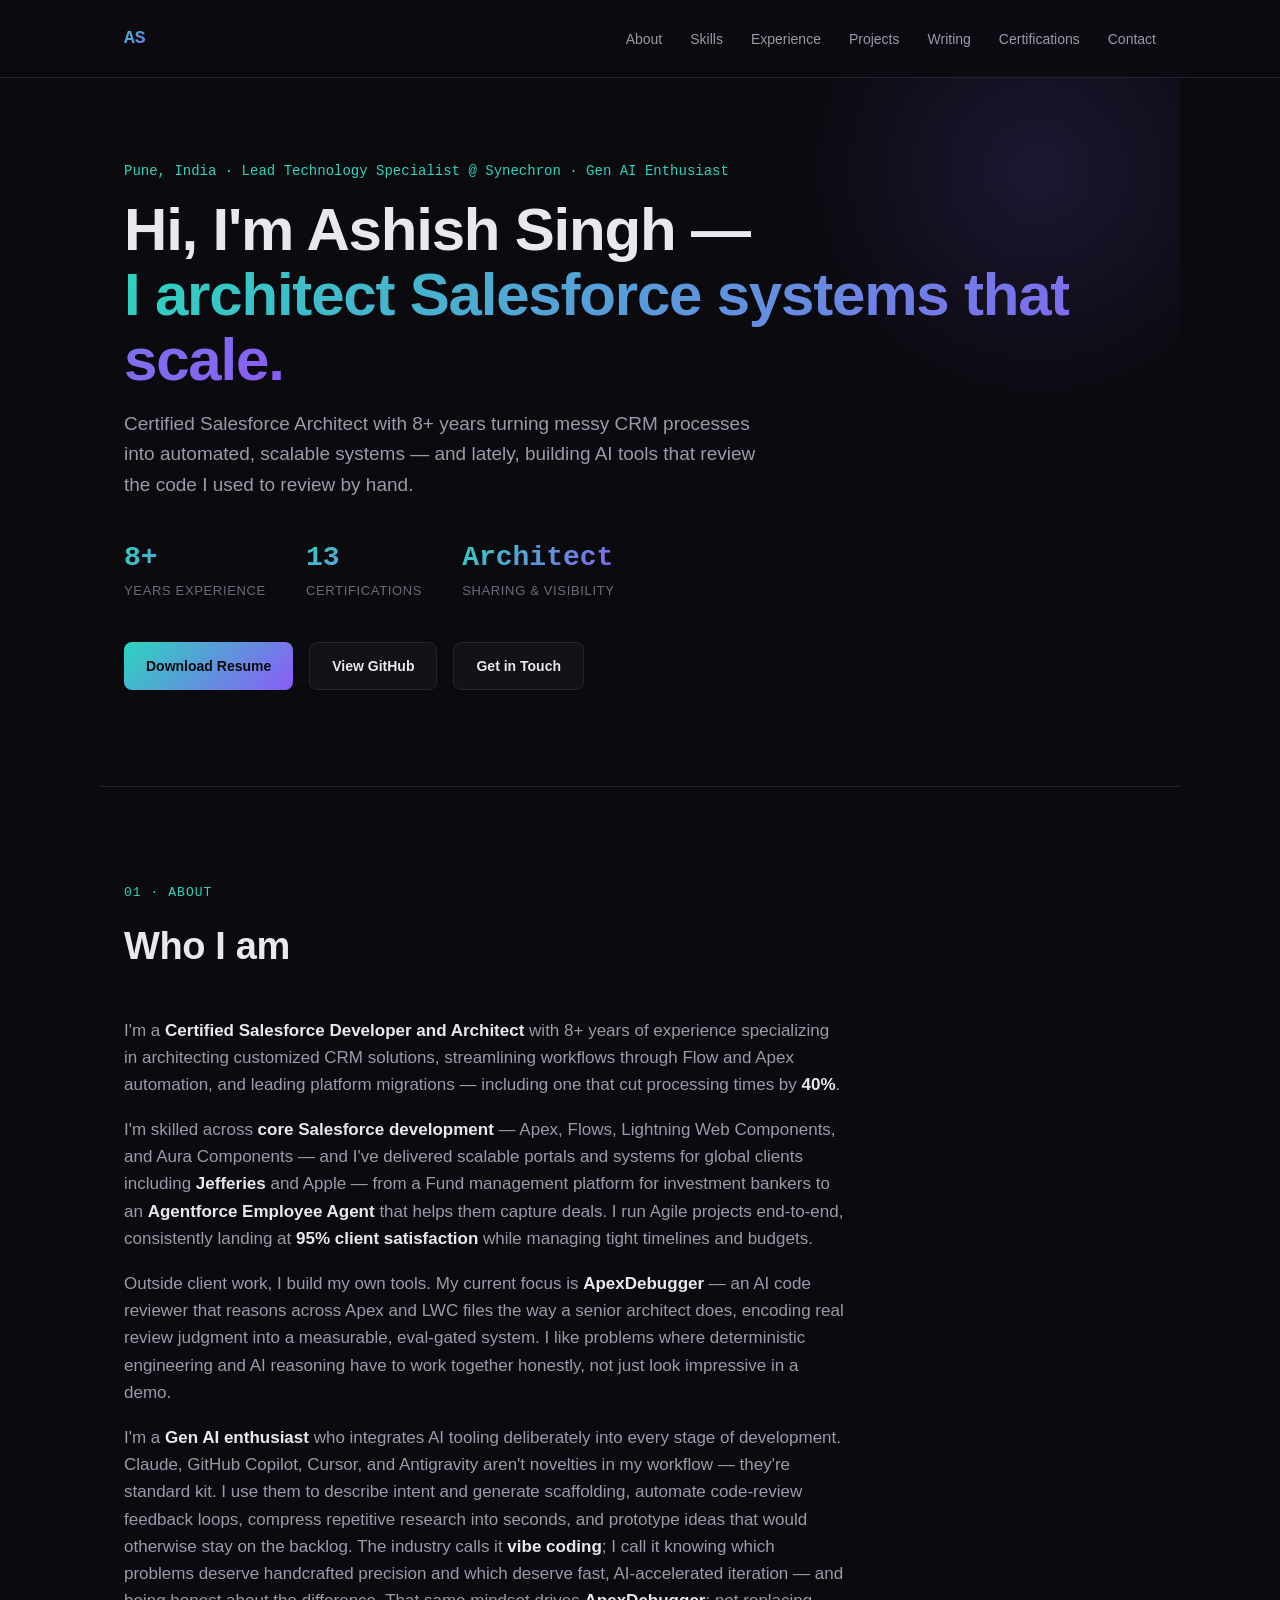
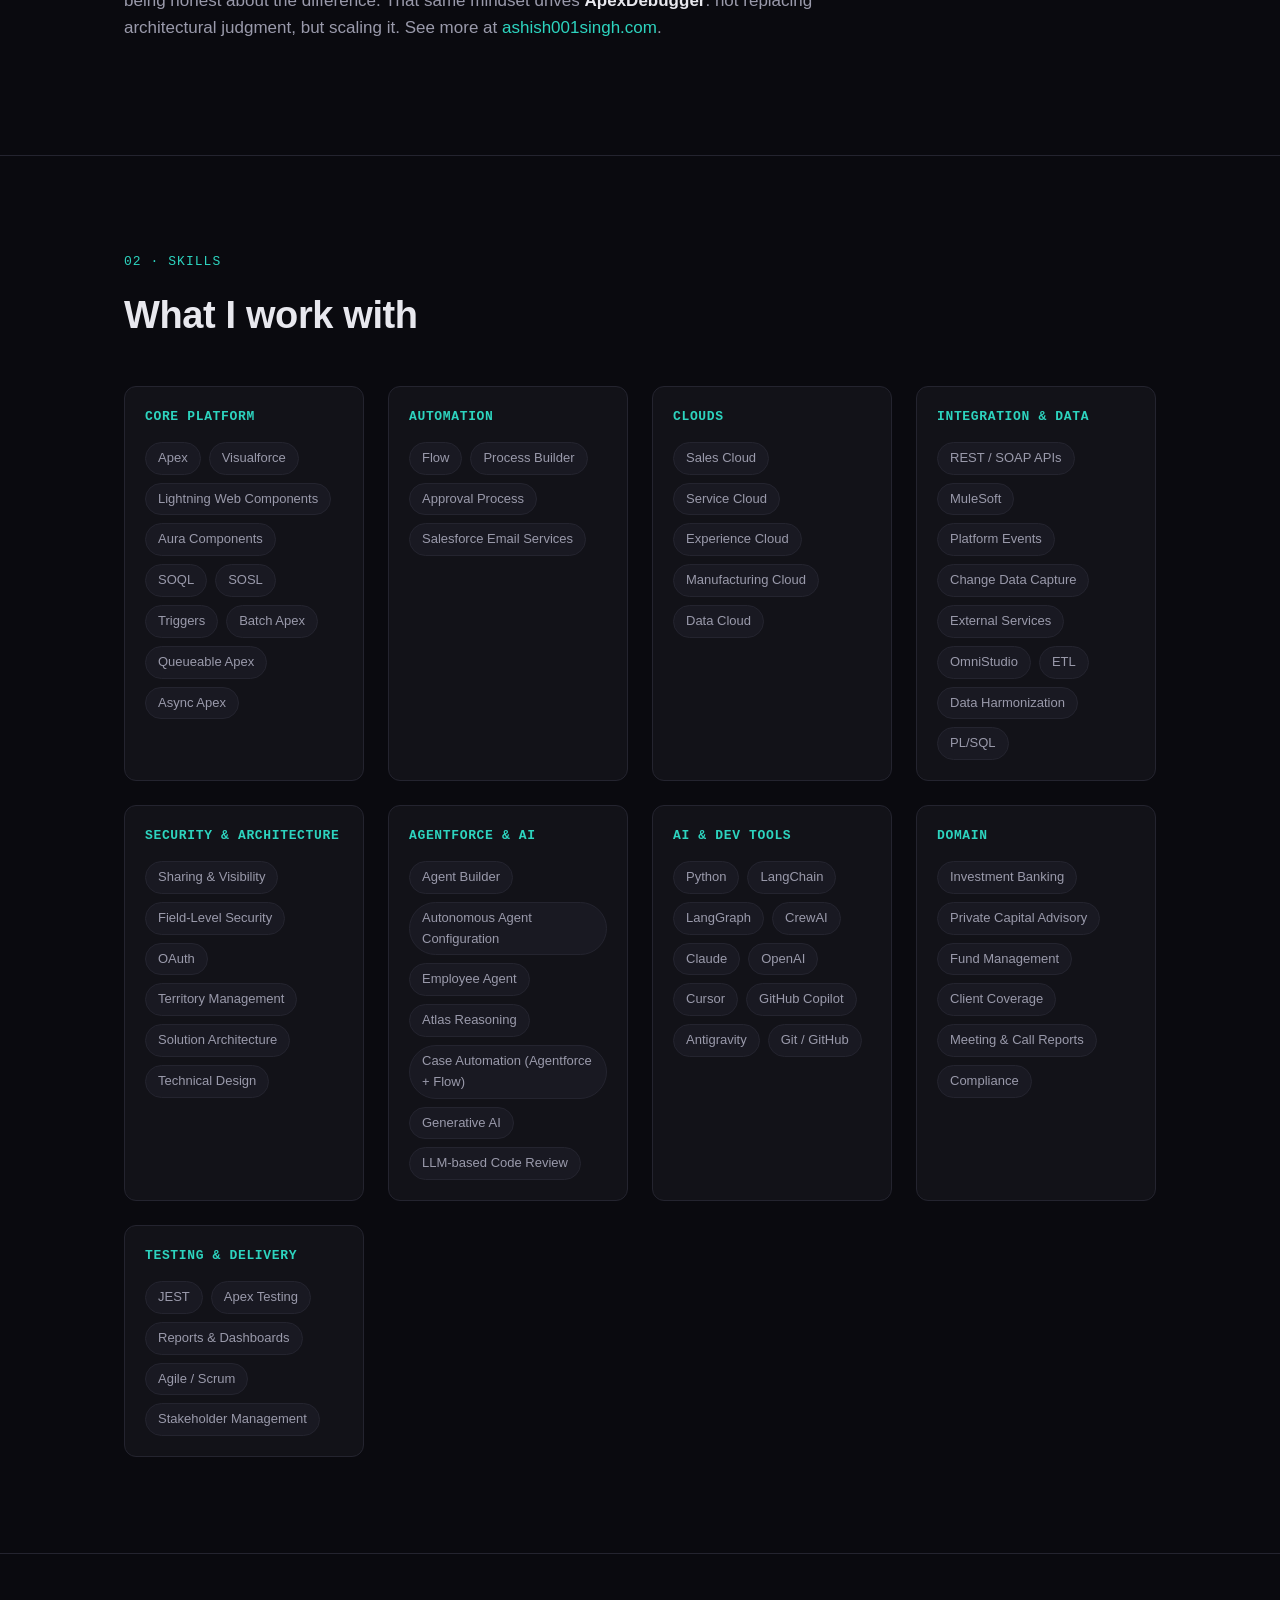
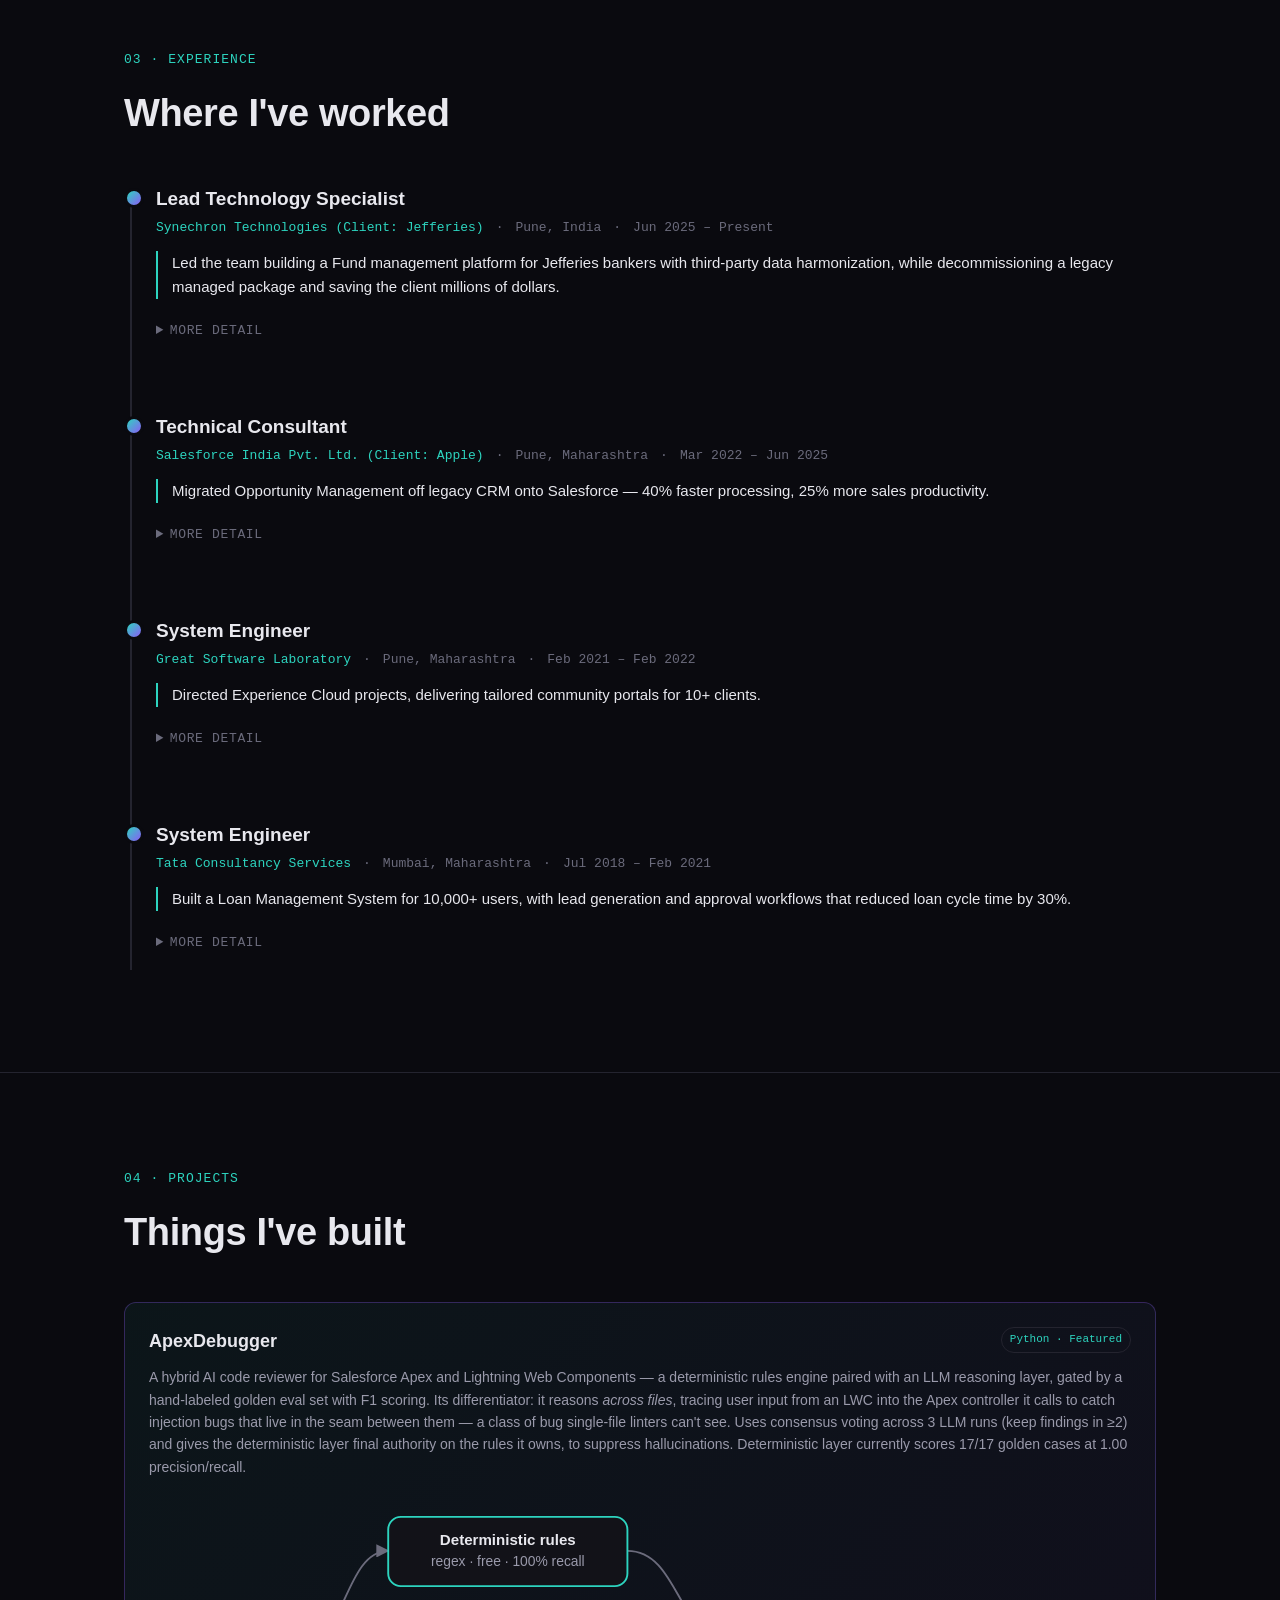
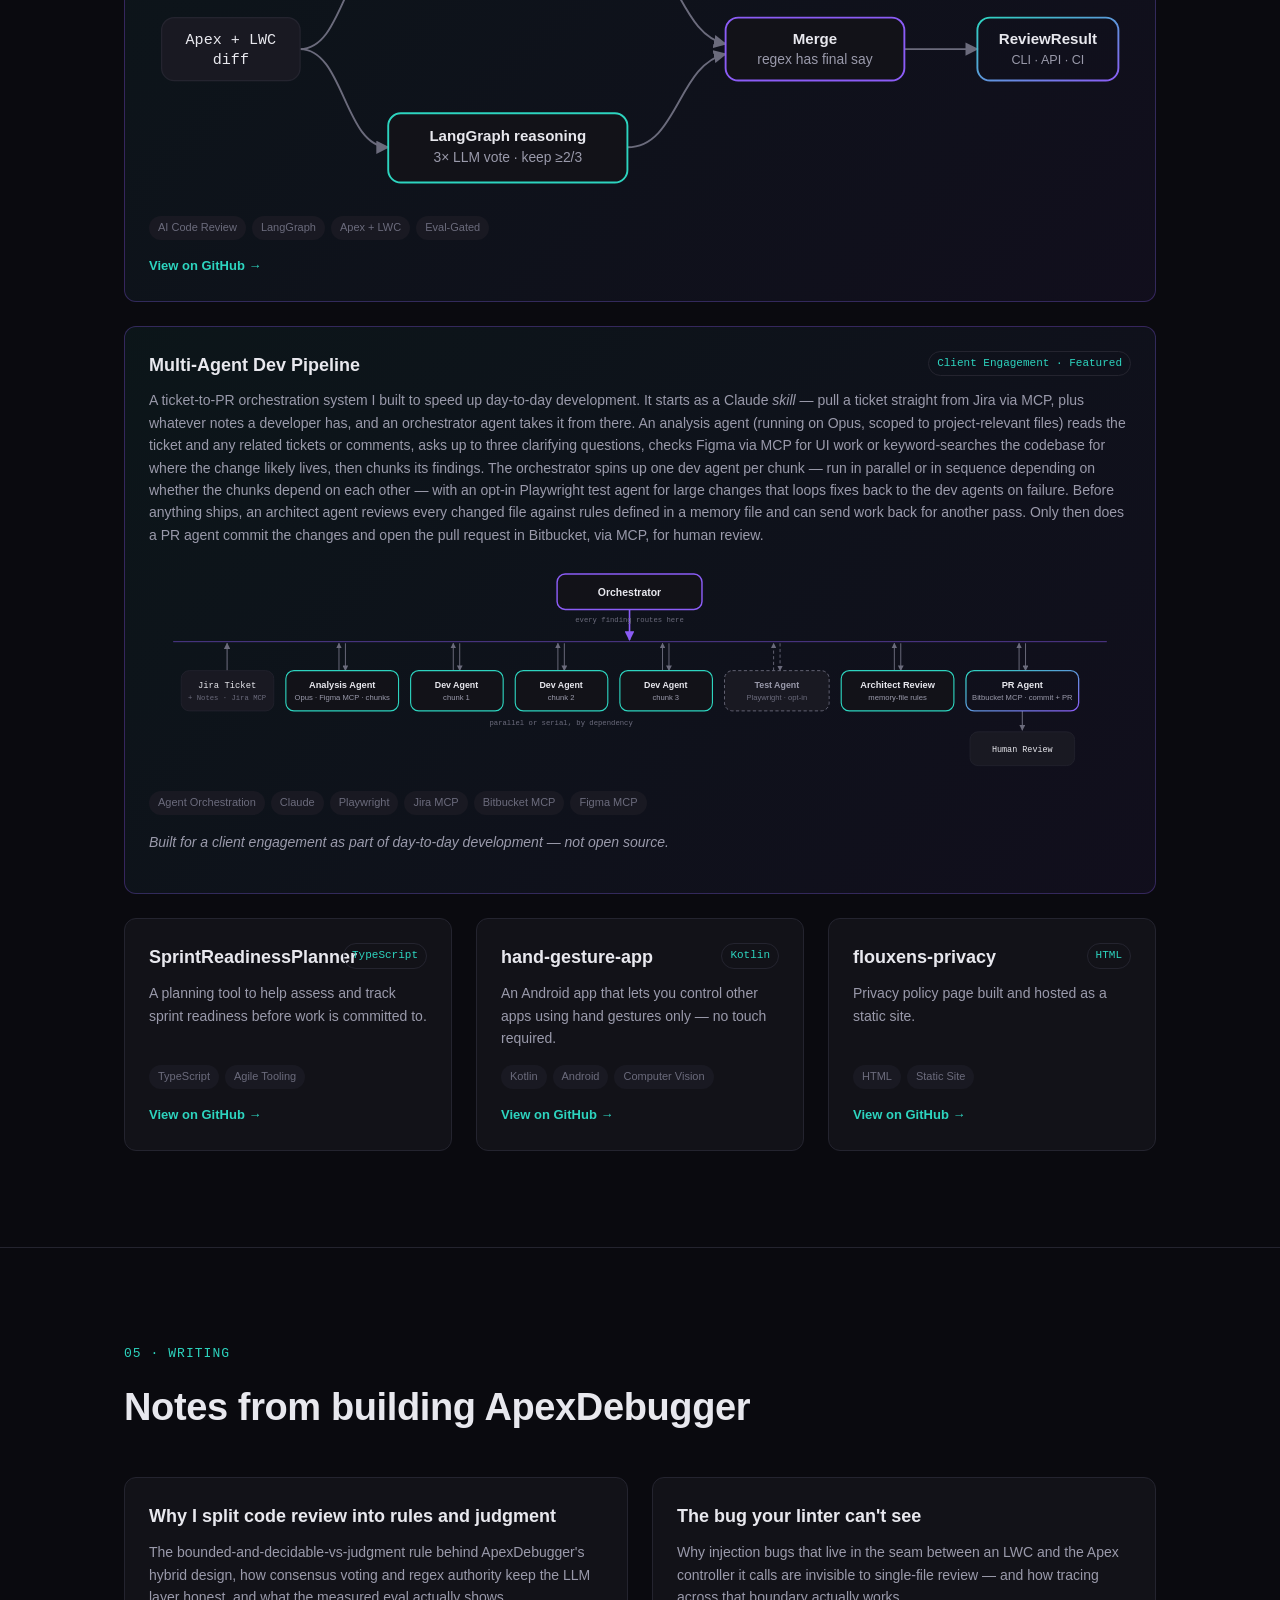
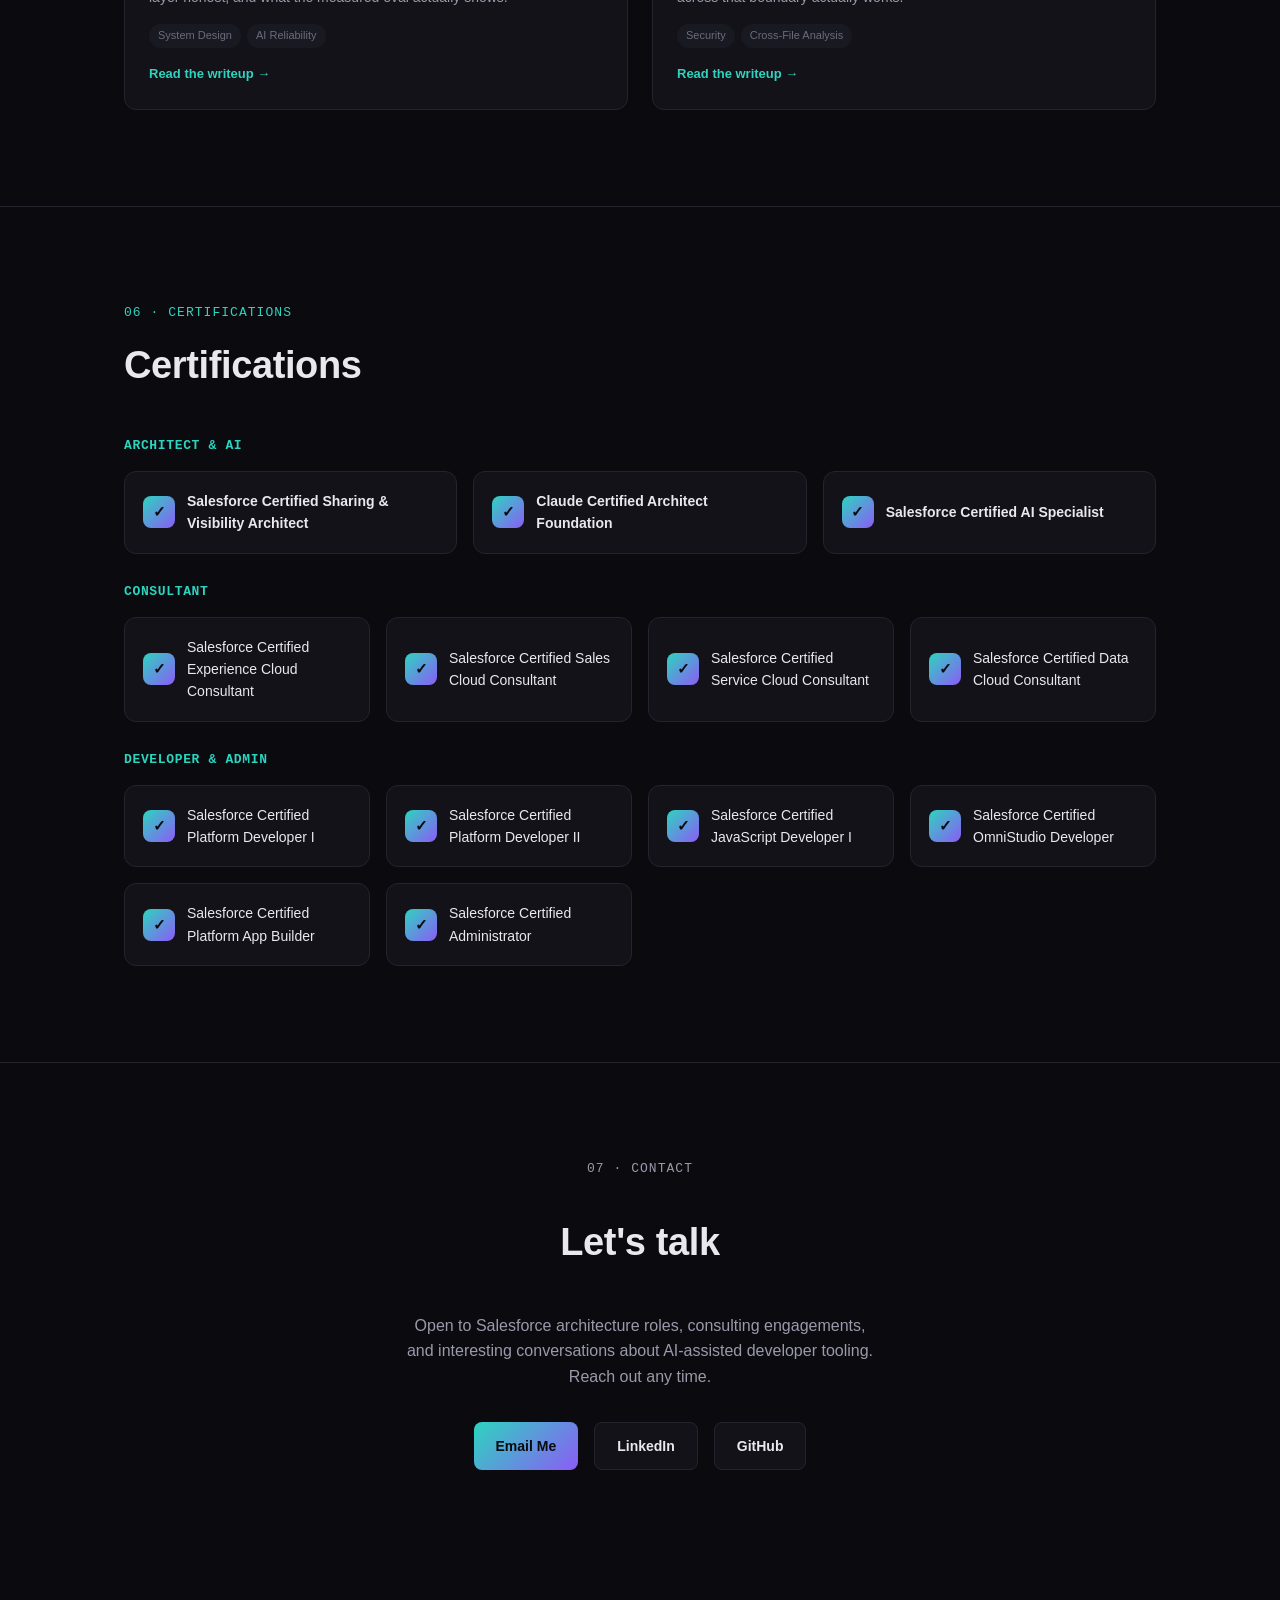
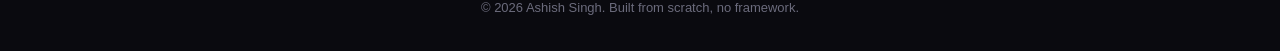
<file: index.html>
<!DOCTYPE html>
<html lang="en">
<head>
<meta charset="UTF-8" />
<meta name="viewport" content="width=device-width, initial-scale=1.0" />
<title>Ashish Singh — Salesforce Architect</title>
<meta name="description" content="Ashish Singh — Certified Salesforce Architect. 8+ years building CRM systems, automation, and AI-powered developer tools." />
<link rel="canonical" href="https://ashish001singh.com/" />
<meta name="theme-color" content="#0a0a0f" />
<link rel="icon" type="image/svg+xml" href="assets/favicon.svg" />
<link rel="stylesheet" href="styles.css?v=f750487" />

<meta property="og:type" content="profile" />
<meta property="og:url" content="https://ashish001singh.com/" />
<meta property="og:title" content="Ashish Singh — Salesforce Architect" />
<meta property="og:description" content="8+ years architecting CRM systems that scale — now building AI-powered developer tooling." />
<meta property="og:image" content="https://ashish001singh.com/assets/og-image.png" />
<meta property="og:image:width" content="1200" />
<meta property="og:image:height" content="630" />
<meta name="twitter:card" content="summary_large_image" />
<meta name="twitter:title" content="Ashish Singh — Salesforce Architect" />
<meta name="twitter:description" content="8+ years architecting CRM systems that scale — now building AI-powered developer tooling." />
<meta name="twitter:image" content="https://ashish001singh.com/assets/og-image.png" />

<script type="application/ld+json">
{
  "@context": "https://schema.org",
  "@type": "Person",
  "name": "Ashish Singh",
  "url": "https://ashish001singh.com/",
  "jobTitle": "Salesforce Architect",
  "worksFor": { "@type": "Organization", "name": "Synechron Technologies" },
  "address": { "@type": "PostalAddress", "addressLocality": "Pune", "addressCountry": "IN" },
  "sameAs": [
    "https://www.linkedin.com/in/ashish001-singh",
    "https://github.com/Ashish001Singh"
  ]
}
</script>
</head>
<body>

<nav class="nav">
  <div class="nav-inner">
    <a href="#top" class="nav-logo">AS</a>
    <button class="nav-toggle" aria-label="Toggle navigation" aria-expanded="false">&#9776;</button>
    <ul class="nav-links">
      <li><a href="#about">About</a></li>
      <li><a href="#skills">Skills</a></li>
      <li><a href="#experience">Experience</a></li>
      <li><a href="#projects">Projects</a></li>
      <li><a href="#writing">Writing</a></li>
      <li><a href="#certifications">Certifications</a></li>
      <li><a href="#contact">Contact</a></li>
    </ul>
  </div>
</nav>

<main id="top">

  <!-- ===== Hero ===== -->
  <header class="hero container">
    <p class="hero-kicker">Pune, India · Lead Technology Specialist @ Synechron · Gen AI Enthusiast</p>
    <h1>Hi, I'm Ashish Singh —<br /><span class="grad">I architect Salesforce systems that scale.</span></h1>
    <p class="hero-sub">
      Certified Salesforce Architect with 8+ years turning messy CRM processes into
      automated, scalable systems — and lately, building AI tools that review the code
      I used to review by hand.
    </p>
    <div class="hero-stats">
      <div class="stat"><div class="num">8+</div><div class="label">Years Experience</div></div>
      <div class="stat"><div class="num">13</div><div class="label">Certifications</div></div>
      <div class="stat"><div class="num">Architect</div><div class="label">Sharing &amp; Visibility</div></div>
    </div>
    <div class="hero-cta">
      <a class="btn btn-primary" href="assets/resume.pdf" download>Download Resume</a>
      <a class="btn btn-secondary" href="https://github.com/Ashish001Singh" target="_blank" rel="noopener">View GitHub</a>
      <a class="btn btn-secondary" href="#contact">Get in Touch</a>
    </div>
  </header>

  <!-- ===== About ===== -->
  <section id="about">
    <div class="container reveal">
      <p class="eyebrow">01 · About</p>
      <h2 class="section-title">Who I am</h2>
      <div class="about-text">
        <p>
          I'm a <strong>Certified Salesforce Developer and Architect</strong> with 8+ years
          of experience specializing in architecting customized CRM solutions,
          streamlining workflows through Flow and Apex automation, and leading platform
          migrations — including one that cut processing times by <strong>40%</strong>.
        </p>
        <p>
          I'm skilled across <strong>core Salesforce development</strong> — Apex, Flows,
          Lightning Web Components, and Aura Components — and I've delivered scalable
          portals and systems for global clients including <strong>Jefferies</strong> and
          Apple — from a Fund management platform for investment bankers to an
          <strong>Agentforce Employee Agent</strong> that helps them capture deals. I run
          Agile projects end-to-end, consistently landing at
          <strong>95% client satisfaction</strong> while managing tight timelines and
          budgets.
        </p>
        <p>
          Outside client work, I build my own tools. My current focus is
          <strong>ApexDebugger</strong> — an AI code reviewer that reasons across Apex and
          LWC files the way a senior architect does, encoding real review judgment into a
          measurable, eval-gated system. I like problems where deterministic engineering
          and AI reasoning have to work together honestly, not just look impressive in a
          demo.
        </p>
        <p>
          I'm a <strong>Gen AI enthusiast</strong> who integrates AI tooling deliberately
          into every stage of development. Claude, GitHub Copilot, Cursor, and Antigravity
          aren't novelties in my workflow — they're standard kit. I use them to describe
          intent and generate scaffolding, automate code-review feedback loops, compress
          repetitive research into seconds, and prototype ideas that would otherwise stay
          on the backlog. The industry calls it <strong>vibe coding</strong>; I call it
          knowing which problems deserve handcrafted precision and which deserve fast,
          AI-accelerated iteration — and being honest about the difference. That same
          mindset drives <strong>ApexDebugger</strong>: not replacing architectural
          judgment, but scaling it. See more at
          <a href="https://ashish001singh.com" style="color:var(--accent-1);">ashish001singh.com</a>.
        </p>
      </div>
    </div>
  </section>

  <!-- ===== Skills ===== -->
  <section id="skills">
    <div class="container reveal">
      <p class="eyebrow">02 · Skills</p>
      <h2 class="section-title">What I work with</h2>
      <div class="skills-grid">

        <div class="skill-group">
          <h3>Core Platform</h3>
          <div class="chip-list">
            <span class="chip">Apex</span><span class="chip">Visualforce</span><span class="chip">Lightning Web Components</span><span class="chip">Aura Components</span><span class="chip">SOQL</span><span class="chip">SOSL</span><span class="chip">Triggers</span><span class="chip">Batch Apex</span><span class="chip">Queueable Apex</span><span class="chip">Async Apex</span>
          </div>
        </div>

        <div class="skill-group">
          <h3>Automation</h3>
          <div class="chip-list">
            <span class="chip">Flow</span><span class="chip">Process Builder</span><span class="chip">Approval Process</span><span class="chip">Salesforce Email Services</span>
          </div>
        </div>

        <div class="skill-group">
          <h3>Clouds</h3>
          <div class="chip-list">
            <span class="chip">Sales Cloud</span><span class="chip">Service Cloud</span><span class="chip">Experience Cloud</span><span class="chip">Manufacturing Cloud</span><span class="chip">Data Cloud</span>
          </div>
        </div>

        <div class="skill-group">
          <h3>Integration &amp; Data</h3>
          <div class="chip-list">
            <span class="chip">REST / SOAP APIs</span><span class="chip">MuleSoft</span><span class="chip">Platform Events</span><span class="chip">Change Data Capture</span><span class="chip">External Services</span><span class="chip">OmniStudio</span><span class="chip">ETL</span><span class="chip">Data Harmonization</span><span class="chip">PL/SQL</span>
          </div>
        </div>

        <div class="skill-group">
          <h3>Security &amp; Architecture</h3>
          <div class="chip-list">
            <span class="chip">Sharing &amp; Visibility</span><span class="chip">Field-Level Security</span><span class="chip">OAuth</span><span class="chip">Territory Management</span><span class="chip">Solution Architecture</span><span class="chip">Technical Design</span>
          </div>
        </div>

        <div class="skill-group">
          <h3>Agentforce &amp; AI</h3>
          <div class="chip-list">
            <span class="chip">Agent Builder</span><span class="chip">Autonomous Agent Configuration</span><span class="chip">Employee Agent</span><span class="chip">Atlas Reasoning</span><span class="chip">Case Automation (Agentforce + Flow)</span><span class="chip">Generative AI</span><span class="chip">LLM-based Code Review</span>
          </div>
        </div>

        <div class="skill-group">
          <h3>AI &amp; Dev Tools</h3>
          <div class="chip-list">
            <span class="chip">Python</span><span class="chip">LangChain</span><span class="chip">LangGraph</span><span class="chip">CrewAI</span><span class="chip">Claude</span><span class="chip">OpenAI</span><span class="chip">Cursor</span><span class="chip">GitHub Copilot</span><span class="chip">Antigravity</span><span class="chip">Git / GitHub</span>
          </div>
        </div>

        <div class="skill-group">
          <h3>Domain</h3>
          <div class="chip-list">
            <span class="chip">Investment Banking</span><span class="chip">Private Capital Advisory</span><span class="chip">Fund Management</span><span class="chip">Client Coverage</span><span class="chip">Meeting &amp; Call Reports</span><span class="chip">Compliance</span>
          </div>
        </div>

        <div class="skill-group">
          <h3>Testing &amp; Delivery</h3>
          <div class="chip-list">
            <span class="chip">JEST</span><span class="chip">Apex Testing</span><span class="chip">Reports &amp; Dashboards</span><span class="chip">Agile / Scrum</span><span class="chip">Stakeholder Management</span>
          </div>
        </div>

      </div>
    </div>
  </section>

  <!-- ===== Experience ===== -->
  <section id="experience">
    <div class="container reveal">
      <p class="eyebrow">03 · Experience</p>
      <h2 class="section-title">Where I've worked</h2>
      <div class="timeline">

        <div class="timeline-item">
          <h3>Lead Technology Specialist</h3>
          <div class="timeline-meta">
            <span class="company">Synechron Technologies (Client: Jefferies)</span><span>·</span>
            <span>Pune, India</span><span>·</span><span>Jun 2025 – Present</span>
          </div>
          <p class="lead-achievement">Led the team building a Fund management platform for Jefferies bankers with third-party data harmonization, while decommissioning a legacy managed package and saving the client millions of dollars.</p>
          <details>
            <summary>More detail</summary>
            <ul>
              <li>Led decommissioning of a legacy managed package (T1Deco) and architected its in-house Salesforce replacement covering meeting notes, call reports, and opportunity and client sharing, eliminating a costly third-party dependency and saving the client millions of dollars.</li>
              <li>Led a team building a Fund management application from the ground up for investment bankers, including Private Capital Advisory, integrating Fund, Asset, Pricing, Performance and Investor data from a third-party system through a data harmonization layer.</li>
              <li>Designed floating notes that let bankers annotate Fund records without leaving their current page or workspace, and built sync logic keeping internal and external Fund data consistent.</li>
              <li>Built multi-source visualizations combining third-party and internal Fund data into graphs bankers use directly in their workspace.</li>
              <li>Built an Agentforce Employee Agent that helps bankers capture deals, which bankers found useful in their day-to-day work.</li>
              <li>Developed Salesforce Email Services automating 500+ inbound requests monthly, reducing manual intervention by 40% and improving response time by 30%.</li>
              <li>Specified Salesforce solutions aligned with business needs and budget, and presented technical designs and requirements to business and technology stakeholders.</li>
            </ul>
          </details>
        </div>

        <div class="timeline-item">
          <h3>Technical Consultant</h3>
          <div class="timeline-meta">
            <span class="company">Salesforce India Pvt. Ltd. (Client: Apple)</span><span>·</span>
            <span>Pune, Maharashtra</span><span>·</span><span>Mar 2022 – Jun 2025</span>
          </div>
          <p class="lead-achievement">Migrated Opportunity Management off legacy CRM onto Salesforce — 40% faster processing, 25% more sales productivity.</p>
          <details>
            <summary>More detail</summary>
            <ul>
              <li>Migrated Opportunity Management from legacy CRM to Salesforce, reducing data processing time by 40% and boosting sales productivity by 25%.</li>
              <li>Automated processes using Flows and Triggers, cutting manual tasks by 50% and improving user adoption by 30%.</li>
              <li>Developed reusable Lightning Web Components with JEST testing, shortening development cycles by 20% for 70+ users.</li>
              <li>Integrated Salesforce with Conga and Box using Change Data Capture and Platform Events, improving data sync efficiency by 60%.</li>
              <li>Led POCs for Rebate Management and Data Processing Engines, improving scalability by 15%.</li>
              <li>Built Agentforce proofs of concept for case automation, using Flow to automate case handling.</li>
              <li>Architected technical designs for Agile projects, delivering zero-defect releases within 10% tighter timelines.</li>
              <li>Delivered client training and demos on Sales Cloud and Einstein Analytics, increasing adoption by 35%.</li>
              <li>Served as SME for cross-functional teams, resolving 95% of technical issues within 24 hours.</li>
            </ul>
          </details>
        </div>

        <div class="timeline-item">
          <h3>System Engineer</h3>
          <div class="timeline-meta">
            <span class="company">Great Software Laboratory</span><span>·</span>
            <span>Pune, Maharashtra</span><span>·</span><span>Feb 2021 – Feb 2022</span>
          </div>
          <p class="lead-achievement">Directed Experience Cloud projects, delivering tailored community portals for 10+ clients.</p>
          <details>
            <summary>More detail</summary>
            <ul>
              <li>Directed Experience Cloud projects, delivering tailored community portals for 10+ clients.</li>
              <li>Developed an LWC-based admissions portal automating enrollment and payments, saving 15 hours weekly.</li>
              <li>Built a Trailhead-inspired portal using LWCs and batch classes, improving badge sorting accuracy by 30% and user engagement by 40%.</li>
              <li>Engineered a case management portal with LWCs, automated notifications and escalation rules, reducing case resolution time by 25%.</li>
              <li>Implemented Queueable classes for outbound communications, improving system efficiency by 20%.</li>
              <li>Customized Service Console with macros, quick actions and dynamic layouts; integrated Knowledge Base and Chatbot to reduce inbound case volume.</li>
            </ul>
          </details>
        </div>

        <div class="timeline-item">
          <h3>System Engineer</h3>
          <div class="timeline-meta">
            <span class="company">Tata Consultancy Services</span><span>·</span>
            <span>Mumbai, Maharashtra</span><span>·</span><span>Jul 2018 – Feb 2021</span>
          </div>
          <p class="lead-achievement">Built a Loan Management System for 10,000+ users, with lead generation and approval workflows that reduced loan cycle time by 30%.</p>
          <details>
            <summary>More detail</summary>
            <ul>
              <li>Built a Loan Management System for 10,000+ users, with lead generation and approval workflows that reduced loan cycle time by 30%.</li>
              <li>Automated disbursement and collection processes, improving financial operations efficiency by 25%.</li>
              <li>Migrated large-scale data using PL/SQL with 100% data integrity for 5+ clients.</li>
              <li>Optimized Siebel CRM queries (35% faster) and integrated Siebel with external systems via XML and EAI, improving data flow by 40%.</li>
              <li>Collaborated with stakeholders to deliver tailored solutions at 95% client satisfaction; resolved 90% of technical issues within 24 hours.</li>
            </ul>
          </details>
        </div>

      </div>
    </div>
  </section>

  <!-- ===== Projects ===== -->
  <section id="projects">
    <div class="container reveal">
      <p class="eyebrow">04 · Projects</p>
      <h2 class="section-title">Things I've built</h2>
      <div class="project-grid">

        <article class="project-card featured">
          <div class="project-card-head">
            <h3>ApexDebugger</h3>
            <span class="badge">Python · Featured</span>
          </div>
          <p>
            A hybrid AI code reviewer for Salesforce Apex and Lightning Web Components —
            a deterministic rules engine paired with an LLM reasoning layer, gated by a
            hand-labeled golden eval set with F1 scoring. Its differentiator: it reasons
            <em>across files</em>, tracing user input from an LWC into the Apex controller
            it calls to catch injection bugs that live in the seam between them — a class
            of bug single-file linters can't see. Uses consensus voting across 3 LLM runs
            (keep findings in ≥2) and gives the deterministic layer final authority on the
            rules it owns, to suppress hallucinations. Deterministic layer currently scores
            17/17 golden cases at 1.00 precision/recall.
          </p>

          <svg class="arch-diagram" viewBox="0 0 780 240" role="img" aria-labelledby="arch-title arch-desc">
            <title id="arch-title">ApexDebugger hybrid review pipeline</title>
            <desc id="arch-desc">Apex and LWC input splits into a deterministic rules engine and a LangGraph LLM reasoning layer with three-vote consensus; both merge with the deterministic layer holding final authority, producing a ReviewResult.</desc>
            <defs>
              <linearGradient id="archGrad" x1="0" y1="0" x2="1" y2="1">
                <stop offset="0" stop-color="var(--accent-1)" />
                <stop offset="1" stop-color="var(--accent-2)" />
              </linearGradient>
              <marker id="archArrow" viewBox="0 0 10 10" refX="9" refY="5" markerWidth="7" markerHeight="7" orient="auto-start-reverse">
                <path d="M0,0 L10,5 L0,10 z" fill="var(--text-dim)" />
              </marker>
            </defs>

            <path d="M120,120 C155,120 155,42 190,42" fill="none" stroke="var(--text-dim)" stroke-width="1.5" marker-end="url(#archArrow)" />
            <path d="M120,120 C155,120 155,198 190,198" fill="none" stroke="var(--text-dim)" stroke-width="1.5" marker-end="url(#archArrow)" />
            <path d="M380,42 C420,42 420,108 458,116" fill="none" stroke="var(--text-dim)" stroke-width="1.5" marker-end="url(#archArrow)" />
            <path d="M380,198 C420,198 420,132 458,124" fill="none" stroke="var(--text-dim)" stroke-width="1.5" marker-end="url(#archArrow)" />
            <path d="M600,120 C630,120 630,120 658,120" fill="none" stroke="var(--text-dim)" stroke-width="1.5" marker-end="url(#archArrow)" />

            <g>
              <rect x="10" y="95" width="110" height="50" rx="10" fill="var(--bg-elev-2)" stroke="var(--border)" />
              <text x="65" y="116" text-anchor="middle" fill="var(--text)" font-size="12" font-family="var(--mono)">Apex + LWC</text>
              <text x="65" y="132" text-anchor="middle" fill="var(--text)" font-size="12" font-family="var(--mono)">diff</text>
            </g>

            <g>
              <rect x="190" y="15" width="190" height="55" rx="10" fill="var(--bg-elev)" stroke="var(--accent-1)" stroke-width="1.5" />
              <text x="285" y="37" text-anchor="middle" fill="var(--text)" font-size="12" font-weight="600">Deterministic rules</text>
              <text x="285" y="54" text-anchor="middle" fill="var(--text-muted)" font-size="11">regex · free · 100% recall</text>
            </g>

            <g>
              <rect x="190" y="171" width="190" height="55" rx="10" fill="var(--bg-elev)" stroke="var(--accent-1)" stroke-width="1.5" />
              <text x="285" y="193" text-anchor="middle" fill="var(--text)" font-size="12" font-weight="600">LangGraph reasoning</text>
              <text x="285" y="210" text-anchor="middle" fill="var(--text-muted)" font-size="11">3× LLM vote · keep ≥2/3</text>
            </g>

            <g>
              <rect x="458" y="95" width="142" height="50" rx="10" fill="var(--bg-elev)" stroke="var(--accent-2)" stroke-width="1.5" />
              <text x="529" y="116" text-anchor="middle" fill="var(--text)" font-size="12" font-weight="600">Merge</text>
              <text x="529" y="132" text-anchor="middle" fill="var(--text-muted)" font-size="11">regex has final say</text>
            </g>

            <g>
              <rect x="658" y="95" width="112" height="50" rx="10" fill="none" stroke="url(#archGrad)" stroke-width="1.5" />
              <text x="714" y="116" text-anchor="middle" fill="var(--text)" font-size="12" font-weight="600">ReviewResult</text>
              <text x="714" y="132" text-anchor="middle" fill="var(--text-muted)" font-size="10">CLI · API · CI</text>
            </g>
          </svg>

          <div class="project-tags">
            <span class="tag">AI Code Review</span><span class="tag">LangGraph</span>
            <span class="tag">Apex + LWC</span><span class="tag">Eval-Gated</span>
          </div>
          <a class="project-link" href="https://github.com/Ashish001Singh/ApexDebugger" target="_blank" rel="noopener">View on GitHub →</a>
        </article>

        <article class="project-card featured">
          <div class="project-card-head">
            <h3>Multi-Agent Dev Pipeline</h3>
            <span class="badge">Client Engagement · Featured</span>
          </div>
          <p>
            A ticket-to-PR orchestration system I built to speed up day-to-day
            development. It starts as a Claude <em>skill</em> — pull a ticket straight from
            Jira via MCP, plus whatever notes a developer has, and an orchestrator agent
            takes it from there. An analysis agent (running on Opus, scoped to
            project-relevant files) reads the ticket and any related tickets or comments,
            asks up to three clarifying questions, checks Figma via MCP for UI work or
            keyword-searches the codebase for where the change likely lives, then chunks
            its findings. The orchestrator spins up one dev agent per chunk — run in
            parallel or in sequence depending on whether the chunks depend on each other —
            with an opt-in Playwright test agent for large changes that loops fixes back to
            the dev agents on failure. Before anything ships, an architect agent reviews
            every changed file against rules defined in a memory file and can send work
            back for another pass. Only then does a PR agent commit the changes and open
            the pull request in Bitbucket, via MCP, for human review.
          </p>

          <svg class="arch-diagram" viewBox="0 0 1220 260" role="img" aria-labelledby="orch-title orch-desc">
            <title id="orch-title">Multi-agent dev pipeline, routed entirely through the orchestrator</title>
            <desc id="orch-desc">A Jira ticket goes to an orchestrator agent, the brain of the pipeline. Every other agent — analysis, one dev agent per chunk run in parallel or serial, an optional Playwright test agent, an architect review agent, and a PR agent — reports its findings back to the orchestrator rather than to each other, and the orchestrator alone decides which agent runs next. The PR agent's output goes to a human reviewer in Bitbucket.</desc>
            <defs>
              <linearGradient id="orchGrad" x1="0" y1="0" x2="1" y2="1">
                <stop offset="0" stop-color="var(--accent-1)" />
                <stop offset="1" stop-color="var(--accent-2)" />
              </linearGradient>
              <marker id="orchArrow" viewBox="0 0 10 10" refX="9" refY="5" markerWidth="6" markerHeight="6" orient="auto-start-reverse">
                <path d="M0,0 L10,5 L0,10 z" fill="var(--text-dim)" />
              </marker>
              <marker id="orchArrowHub" viewBox="0 0 10 10" refX="9" refY="5" markerWidth="6" markerHeight="6" orient="auto-start-reverse">
                <path d="M0,0 L10,5 L0,10 z" fill="var(--accent-2)" />
              </marker>
            </defs>

            <!-- hub -->
            <rect x="507" y="10" width="180" height="44" rx="10" fill="var(--bg-elev)" stroke="var(--accent-2)" stroke-width="1.8" />
            <text x="597" y="37" text-anchor="middle" fill="var(--text)" font-size="13" font-weight="700">Orchestrator</text>
            <path d="M597,54 L597,92" fill="none" stroke="var(--accent-2)" stroke-width="2" marker-end="url(#orchArrowHub)" />
            <text x="597" y="70" text-anchor="middle" fill="var(--text-dim)" font-size="9" font-family="var(--mono)">every finding routes here</text>

            <!-- bus: every agent connects only to this line, never to each other -->
            <line x1="30" y1="94" x2="1190" y2="94" stroke="var(--accent-2)" stroke-width="1.2" opacity="0.55" />

            <!-- Jira Ticket: one-way in -->
            <path d="M97,130 L97,96" fill="none" stroke="var(--text-dim)" stroke-width="1.3" marker-end="url(#orchArrow)" />

            <!-- Analysis: two-way -->
            <path d="M236,130 L236,96" fill="none" stroke="var(--text-dim)" stroke-width="1.2" marker-end="url(#orchArrow)" />
            <path d="M244,96 L244,130" fill="none" stroke="var(--text-dim)" stroke-width="1.2" marker-end="url(#orchArrow)" />

            <!-- Dev agents: two-way each -->
            <path d="M378,130 L378,96" fill="none" stroke="var(--text-dim)" stroke-width="1.2" marker-end="url(#orchArrow)" />
            <path d="M386,96 L386,130" fill="none" stroke="var(--text-dim)" stroke-width="1.2" marker-end="url(#orchArrow)" />
            <path d="M508,130 L508,96" fill="none" stroke="var(--text-dim)" stroke-width="1.2" marker-end="url(#orchArrow)" />
            <path d="M516,96 L516,130" fill="none" stroke="var(--text-dim)" stroke-width="1.2" marker-end="url(#orchArrow)" />
            <path d="M638,130 L638,96" fill="none" stroke="var(--text-dim)" stroke-width="1.2" marker-end="url(#orchArrow)" />
            <path d="M646,96 L646,130" fill="none" stroke="var(--text-dim)" stroke-width="1.2" marker-end="url(#orchArrow)" />

            <!-- Test agent: two-way, dashed (opt-in) -->
            <path d="M776,130 L776,96" fill="none" stroke="var(--text-dim)" stroke-width="1.1" stroke-dasharray="4 3" marker-end="url(#orchArrow)" />
            <path d="M784,96 L784,130" fill="none" stroke="var(--text-dim)" stroke-width="1.1" stroke-dasharray="4 3" marker-end="url(#orchArrow)" />

            <!-- Architect: two-way -->
            <path d="M926,130 L926,96" fill="none" stroke="var(--text-dim)" stroke-width="1.2" marker-end="url(#orchArrow)" />
            <path d="M934,96 L934,130" fill="none" stroke="var(--text-dim)" stroke-width="1.2" marker-end="url(#orchArrow)" />

            <!-- PR agent: two-way -->
            <path d="M1081,130 L1081,96" fill="none" stroke="var(--text-dim)" stroke-width="1.2" marker-end="url(#orchArrow)" />
            <path d="M1089,96 L1089,130" fill="none" stroke="var(--text-dim)" stroke-width="1.2" marker-end="url(#orchArrow)" />

            <!-- PR agent -> human review, one-way, not through the hub -->
            <path d="M1085,180 L1085,204" fill="none" stroke="var(--text-dim)" stroke-width="1.3" marker-end="url(#orchArrow)" />

            <g>
              <rect x="40" y="130" width="115" height="50" rx="10" fill="var(--bg-elev-2)" stroke="var(--border)" />
              <text x="97" y="151" text-anchor="middle" fill="var(--text)" font-size="11" font-family="var(--mono)">Jira Ticket</text>
              <text x="97" y="166" text-anchor="middle" fill="var(--text-dim)" font-size="9" font-family="var(--mono)">+ Notes · Jira MCP</text>
            </g>

            <g>
              <rect x="170" y="130" width="140" height="50" rx="10" fill="var(--bg-elev)" stroke="var(--accent-1)" stroke-width="1.4" />
              <text x="240" y="151" text-anchor="middle" fill="var(--text)" font-size="11.5" font-weight="600">Analysis Agent</text>
              <text x="240" y="166" text-anchor="middle" fill="var(--text-muted)" font-size="9.5">Opus · Figma MCP · chunks</text>
            </g>

            <g>
              <rect x="325" y="130" width="115" height="50" rx="10" fill="var(--bg-elev)" stroke="var(--accent-1)" stroke-width="1.4" />
              <text x="382" y="151" text-anchor="middle" fill="var(--text)" font-size="11" font-weight="600">Dev Agent</text>
              <text x="382" y="166" text-anchor="middle" fill="var(--text-muted)" font-size="9.5">chunk 1</text>
            </g>
            <g>
              <rect x="455" y="130" width="115" height="50" rx="10" fill="var(--bg-elev)" stroke="var(--accent-1)" stroke-width="1.4" />
              <text x="512" y="151" text-anchor="middle" fill="var(--text)" font-size="11" font-weight="600">Dev Agent</text>
              <text x="512" y="166" text-anchor="middle" fill="var(--text-muted)" font-size="9.5">chunk 2</text>
            </g>
            <g>
              <rect x="585" y="130" width="115" height="50" rx="10" fill="var(--bg-elev)" stroke="var(--accent-1)" stroke-width="1.4" />
              <text x="642" y="151" text-anchor="middle" fill="var(--text)" font-size="11" font-weight="600">Dev Agent</text>
              <text x="642" y="166" text-anchor="middle" fill="var(--text-muted)" font-size="9.5">chunk 3</text>
            </g>
            <text x="512" y="197" text-anchor="middle" fill="var(--text-dim)" font-size="9" font-family="var(--mono)">parallel or serial, by dependency</text>

            <g>
              <rect x="715" y="130" width="130" height="50" rx="10" fill="var(--bg-elev-2)" stroke="var(--text-dim)" stroke-width="1.1" stroke-dasharray="4 3" />
              <text x="780" y="151" text-anchor="middle" fill="var(--text-muted)" font-size="11" font-weight="600">Test Agent</text>
              <text x="780" y="166" text-anchor="middle" fill="var(--text-dim)" font-size="9.5">Playwright · opt-in</text>
            </g>

            <g>
              <rect x="860" y="130" width="140" height="50" rx="10" fill="var(--bg-elev)" stroke="var(--accent-1)" stroke-width="1.4" />
              <text x="930" y="151" text-anchor="middle" fill="var(--text)" font-size="11.5" font-weight="600">Architect Review</text>
              <text x="930" y="166" text-anchor="middle" fill="var(--text-muted)" font-size="9.5">memory-file rules</text>
            </g>

            <g>
              <rect x="1015" y="130" width="140" height="50" rx="10" fill="none" stroke="url(#orchGrad)" stroke-width="1.6" />
              <text x="1085" y="151" text-anchor="middle" fill="var(--text)" font-size="11.5" font-weight="600">PR Agent</text>
              <text x="1085" y="166" text-anchor="middle" fill="var(--text-muted)" font-size="9.5">Bitbucket MCP · commit + PR</text>
            </g>

            <g>
              <rect x="1020" y="206" width="130" height="42" rx="10" fill="var(--bg-elev-2)" stroke="var(--border)" />
              <text x="1085" y="231" text-anchor="middle" fill="var(--text)" font-size="10.5" font-family="var(--mono)">Human Review</text>
            </g>
          </svg>

          <div class="project-tags">
            <span class="tag">Agent Orchestration</span><span class="tag">Claude</span>
            <span class="tag">Playwright</span>
            <span class="tag">Jira MCP</span><span class="tag">Bitbucket MCP</span><span class="tag">Figma MCP</span>
          </div>
          <p class="project-note">Built for a client engagement as part of day-to-day development — not open source.</p>
        </article>

        <article class="project-card">
          <div class="project-card-head">
            <h3>SprintReadinessPlanner</h3>
            <span class="badge">TypeScript</span>
          </div>
          <p>A planning tool to help assess and track sprint readiness before work is committed to.</p>
          <div class="project-tags"><span class="tag">TypeScript</span><span class="tag">Agile Tooling</span></div>
          <a class="project-link" href="https://github.com/Ashish001Singh/SprintReadinessPlanner" target="_blank" rel="noopener">View on GitHub →</a>
        </article>

        <article class="project-card">
          <div class="project-card-head">
            <h3>hand-gesture-app</h3>
            <span class="badge">Kotlin</span>
          </div>
          <p>An Android app that lets you control other apps using hand gestures only — no touch required.</p>
          <div class="project-tags"><span class="tag">Kotlin</span><span class="tag">Android</span><span class="tag">Computer Vision</span></div>
          <a class="project-link" href="https://github.com/Ashish001Singh/hand-gesture-app" target="_blank" rel="noopener">View on GitHub →</a>
        </article>

        <article class="project-card">
          <div class="project-card-head">
            <h3>flouxens-privacy</h3>
            <span class="badge">HTML</span>
          </div>
          <p>Privacy policy page built and hosted as a static site.</p>
          <div class="project-tags"><span class="tag">HTML</span><span class="tag">Static Site</span></div>
          <a class="project-link" href="https://github.com/Ashish001Singh/flouxens-privacy" target="_blank" rel="noopener">View on GitHub →</a>
        </article>

      </div>
    </div>
  </section>

  <!-- ===== Writing ===== -->
  <section id="writing">
    <div class="container reveal">
      <p class="eyebrow">05 · Writing</p>
      <h2 class="section-title">Notes from building ApexDebugger</h2>
      <div class="project-grid">

        <article class="project-card">
          <div class="project-card-head">
            <h3>Why I split code review into rules and judgment</h3>
          </div>
          <p>The bounded-and-decidable-vs-judgment rule behind ApexDebugger's hybrid design, how consensus voting and regex authority keep the LLM layer honest, and what the measured eval actually shows.</p>
          <div class="project-tags"><span class="tag">System Design</span><span class="tag">AI Reliability</span></div>
          <a class="project-link" href="writing/hybrid-ai-code-review.html">Read the writeup →</a>
        </article>

        <article class="project-card">
          <div class="project-card-head">
            <h3>The bug your linter can't see</h3>
          </div>
          <p>Why injection bugs that live in the seam between an LWC and the Apex controller it calls are invisible to single-file review — and how tracing across that boundary actually works.</p>
          <div class="project-tags"><span class="tag">Security</span><span class="tag">Cross-File Analysis</span></div>
          <a class="project-link" href="writing/cross-file-reasoning.html">Read the writeup →</a>
        </article>

      </div>
    </div>
  </section>

  <!-- ===== Certifications ===== -->
  <section id="certifications">
    <div class="container reveal">
      <p class="eyebrow">06 · Certifications</p>
      <h2 class="section-title">Certifications</h2>

      <div class="cert-tier">
        <h3>Architect &amp; AI</h3>
        <div class="cert-grid">
          <div class="cert-card cert-card-featured"><div class="cert-icon">✓</div>Salesforce Certified Sharing &amp; Visibility Architect</div>
          <div class="cert-card cert-card-featured"><div class="cert-icon">✓</div>Claude Certified Architect Foundation</div>
          <div class="cert-card cert-card-featured"><div class="cert-icon">✓</div>Salesforce Certified AI Specialist</div>
        </div>
      </div>

      <div class="cert-tier">
        <h3>Consultant</h3>
        <div class="cert-grid">
          <div class="cert-card"><div class="cert-icon">✓</div>Salesforce Certified Experience Cloud Consultant</div>
          <div class="cert-card"><div class="cert-icon">✓</div>Salesforce Certified Sales Cloud Consultant</div>
          <div class="cert-card"><div class="cert-icon">✓</div>Salesforce Certified Service Cloud Consultant</div>
          <div class="cert-card"><div class="cert-icon">✓</div>Salesforce Certified Data Cloud Consultant</div>
        </div>
      </div>

      <div class="cert-tier">
        <h3>Developer &amp; Admin</h3>
        <div class="cert-grid">
          <div class="cert-card"><div class="cert-icon">✓</div>Salesforce Certified Platform Developer I</div>
          <div class="cert-card"><div class="cert-icon">✓</div>Salesforce Certified Platform Developer II</div>
          <div class="cert-card"><div class="cert-icon">✓</div>Salesforce Certified JavaScript Developer I</div>
          <div class="cert-card"><div class="cert-icon">✓</div>Salesforce Certified OmniStudio Developer</div>
          <div class="cert-card"><div class="cert-icon">✓</div>Salesforce Certified Platform App Builder</div>
          <div class="cert-card"><div class="cert-icon">✓</div>Salesforce Certified Administrator</div>
        </div>
      </div>
    </div>
  </section>

  <!-- ===== Contact ===== -->
  <section id="contact">
    <div class="container reveal contact-inner">
      <p class="eyebrow">07 · Contact</p>
      <h2 class="section-title">Let's talk</h2>
      <p>
        Open to Salesforce architecture roles, consulting engagements, and interesting
        conversations about AI-assisted developer tooling. Reach out any time.
      </p>
      <div class="contact-links">
        <a class="btn btn-primary" href="mailto:ashish001.singh1997@gmail.com">Email Me</a>
        <a class="btn btn-secondary" href="https://www.linkedin.com/in/ashish001-singh" target="_blank" rel="noopener">LinkedIn</a>
        <a class="btn btn-secondary" href="https://github.com/Ashish001Singh" target="_blank" rel="noopener">GitHub</a>
      </div>
    </div>
  </section>

</main>

<footer>
  &copy; 2026 Ashish Singh. Built from scratch, no framework.
</footer>

<script src="script.js?v=95363d4"></script>
</body>
</html>
</file>
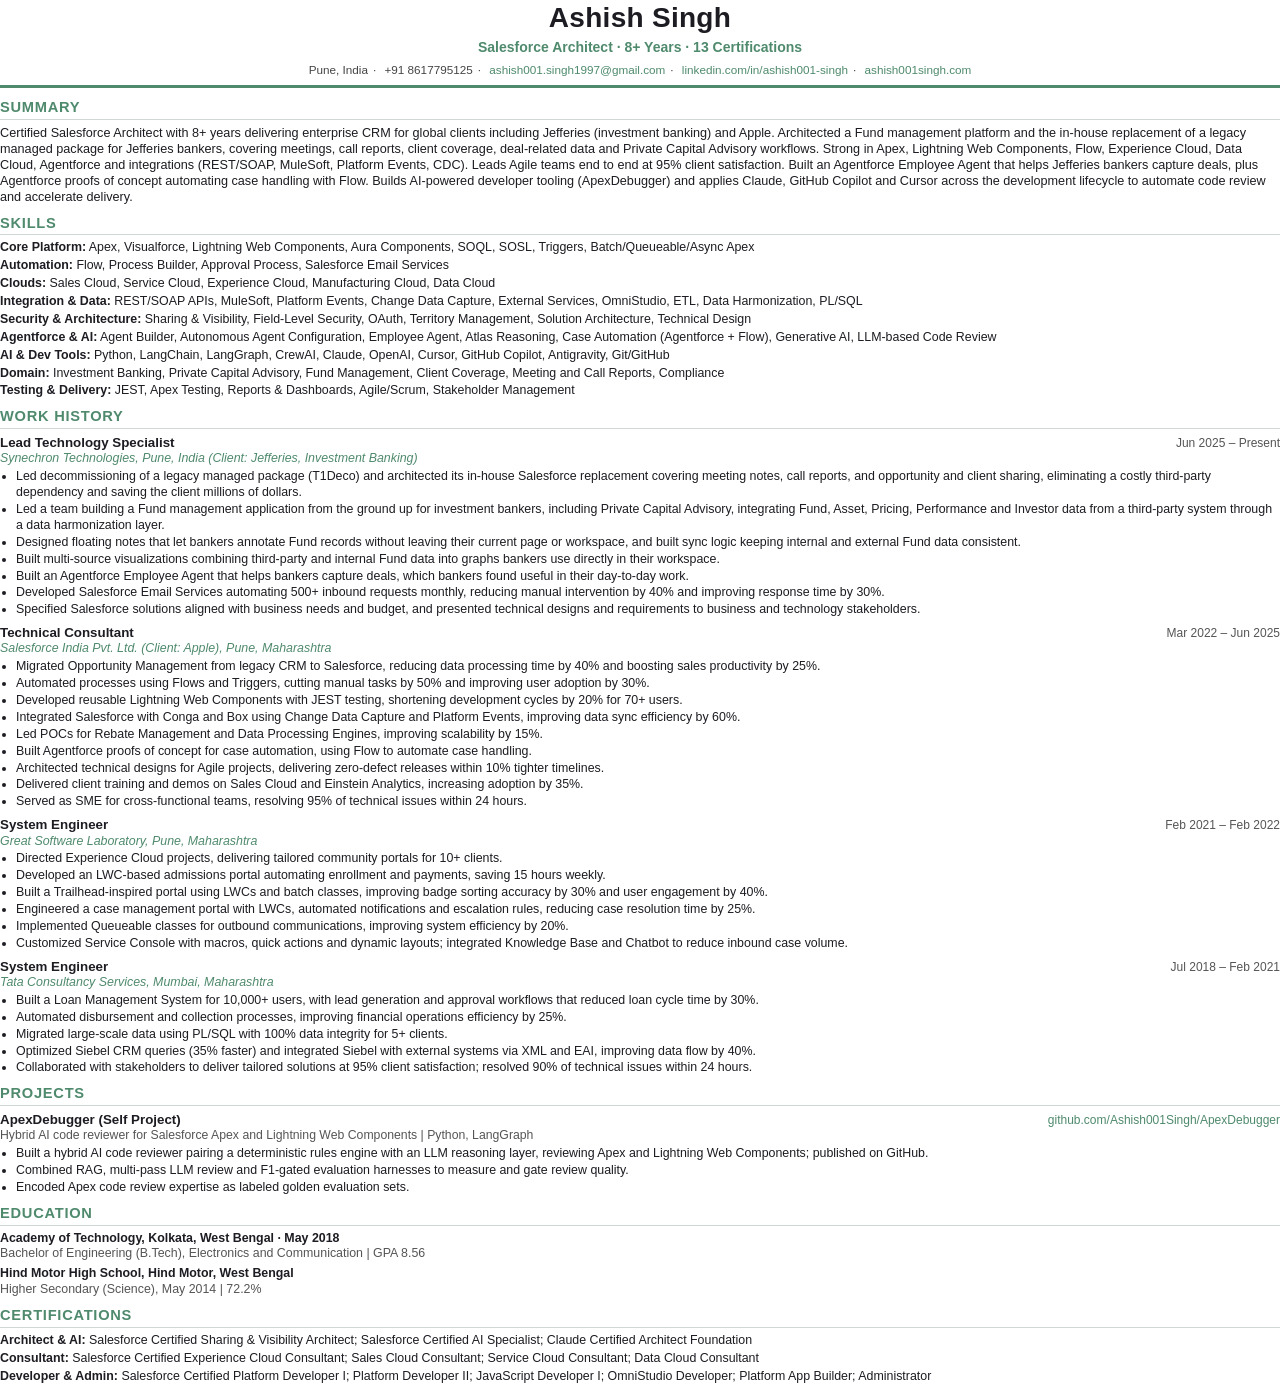
<file: assets/resume-source.html>
<!DOCTYPE html>
<html lang="en">
<head>
<meta charset="UTF-8" />
<title>Ashish Singh — Resume</title>
<style>
  @page { size: Letter; margin: 0.4in 0.6in; }
  * { box-sizing: border-box; }
  body {
    font-family: -apple-system, BlinkMacSystemFont, "Segoe UI", Arial, sans-serif;
    color: #1c1c22;
    font-size: 9.5pt;
    line-height: 1.28;
    margin: 0;
  }
  a { color: #4f8a6d; text-decoration: none; }
  .accent { color: #4f8a6d; }
  header { text-align: center; margin-bottom: 10px; border-bottom: 3px solid #4f8a6d; padding-bottom: 8px; }
  h1 { font-size: 21pt; margin: 0 0 3px; letter-spacing: 0.01em; color: #1c1c22; }
  .role { font-size: 10.5pt; color: #4f8a6d; font-weight: 600; margin-bottom: 5px; }
  .contact { font-size: 8.8pt; color: #444; white-space: nowrap; }
  .contact span { margin: 0 5px; }
  h2 {
    font-size: 11pt;
    color: #4f8a6d;
    text-transform: uppercase;
    letter-spacing: 0.05em;
    border-bottom: 1px solid #cfd8d2;
    padding-bottom: 2px;
    margin: 8px 0 5px;
  }
  .summary { font-size: 9.5pt; margin: 0; }
  .skills-cols { display: grid; grid-template-columns: 1fr; gap: 2px 0; font-size: 9.3pt; }
  .job { margin-bottom: 6px; page-break-inside: avoid; }
  .job-head { display: flex; justify-content: space-between; align-items: baseline; }
  .job-title { font-weight: 700; font-size: 10pt; }
  .job-date { font-size: 9pt; color: #555; white-space: nowrap; }
  .job-company { color: #4f8a6d; font-style: italic; font-size: 9.3pt; margin-bottom: 2px; }
  .job-sub { color: #555; font-size: 9.2pt; margin-bottom: 2px; }
  ul { margin: 2px 0 0; padding-left: 16px; }
  li { margin-bottom: 1px; font-size: 9.3pt; }
  .certs-rows { font-size: 9.3pt; }
  .certs-rows div { margin-bottom: 2px; }
  .edu { font-size: 9.3pt; margin-bottom: 4px; }
  .edu-school { font-weight: 700; }
  .edu-meta { color: #555; }
</style>
</head>
<body>

  <header>
    <h1>Ashish Singh</h1>
    <div class="role">Salesforce Architect &middot; 8+ Years &middot; 13 Certifications</div>
    <div class="contact">
      <span>Pune, India</span>&middot;
      <span>+91 8617795125</span>&middot;
      <a href="mailto:ashish001.singh1997@gmail.com"><span>ashish001.singh1997@gmail.com</span></a>&middot;
      <a href="https://www.linkedin.com/in/ashish001-singh"><span>linkedin.com/in/ashish001-singh</span></a>&middot;
      <a href="https://ashish001singh.com"><span>ashish001singh.com</span></a>
    </div>
  </header>

  <h2>Summary</h2>
  <p class="summary">
    Certified Salesforce Architect with 8+ years delivering enterprise CRM for global clients including
    Jefferies (investment banking) and Apple. Architected a Fund management platform and the in-house
    replacement of a legacy managed package for Jefferies bankers, covering meetings, call reports, client
    coverage, deal-related data and Private Capital Advisory workflows. Strong in Apex, Lightning Web
    Components, Flow, Experience Cloud, Data Cloud, Agentforce and integrations (REST/SOAP, MuleSoft,
    Platform Events, CDC). Leads Agile teams end to end at 95% client satisfaction. Built an Agentforce
    Employee Agent that helps Jefferies bankers capture deals, plus Agentforce proofs of concept automating
    case handling with Flow. Builds AI-powered developer tooling (ApexDebugger) and applies Claude, GitHub
    Copilot and Cursor across the development lifecycle to automate code review and accelerate delivery.
  </p>

  <h2>Skills</h2>
  <div class="skills-cols">
    <div><strong>Core Platform:</strong> Apex, Visualforce, Lightning Web Components, Aura Components, SOQL, SOSL, Triggers, Batch/Queueable/Async Apex</div>
    <div><strong>Automation:</strong> Flow, Process Builder, Approval Process, Salesforce Email Services</div>
    <div><strong>Clouds:</strong> Sales Cloud, Service Cloud, Experience Cloud, Manufacturing Cloud, Data Cloud</div>
    <div><strong>Integration &amp; Data:</strong> REST/SOAP APIs, MuleSoft, Platform Events, Change Data Capture, External Services, OmniStudio, ETL, Data Harmonization, PL/SQL</div>
    <div><strong>Security &amp; Architecture:</strong> Sharing &amp; Visibility, Field-Level Security, OAuth, Territory Management, Solution Architecture, Technical Design</div>
    <div><strong>Agentforce &amp; AI:</strong> Agent Builder, Autonomous Agent Configuration, Employee Agent, Atlas Reasoning, Case Automation (Agentforce + Flow), Generative AI, LLM-based Code Review</div>
    <div><strong>AI &amp; Dev Tools:</strong> Python, LangChain, LangGraph, CrewAI, Claude, OpenAI, Cursor, GitHub Copilot, Antigravity, Git/GitHub</div>
    <div><strong>Domain:</strong> Investment Banking, Private Capital Advisory, Fund Management, Client Coverage, Meeting and Call Reports, Compliance</div>
    <div><strong>Testing &amp; Delivery:</strong> JEST, Apex Testing, Reports &amp; Dashboards, Agile/Scrum, Stakeholder Management</div>
  </div>

  <h2>Work History</h2>

  <div class="job">
    <div class="job-head"><span class="job-title">Lead Technology Specialist</span><span class="job-date">Jun 2025 – Present</span></div>
    <div class="job-company">Synechron Technologies, Pune, India (Client: Jefferies, Investment Banking)</div>
    <ul>
      <li>Led decommissioning of a legacy managed package (T1Deco) and architected its in-house Salesforce replacement covering meeting notes, call reports, and opportunity and client sharing, eliminating a costly third-party dependency and saving the client millions of dollars.</li>
      <li>Led a team building a Fund management application from the ground up for investment bankers, including Private Capital Advisory, integrating Fund, Asset, Pricing, Performance and Investor data from a third-party system through a data harmonization layer.</li>
      <li>Designed floating notes that let bankers annotate Fund records without leaving their current page or workspace, and built sync logic keeping internal and external Fund data consistent.</li>
      <li>Built multi-source visualizations combining third-party and internal Fund data into graphs bankers use directly in their workspace.</li>
      <li>Built an Agentforce Employee Agent that helps bankers capture deals, which bankers found useful in their day-to-day work.</li>
      <li>Developed Salesforce Email Services automating 500+ inbound requests monthly, reducing manual intervention by 40% and improving response time by 30%.</li>
      <li>Specified Salesforce solutions aligned with business needs and budget, and presented technical designs and requirements to business and technology stakeholders.</li>
    </ul>
  </div>

  <div class="job">
    <div class="job-head"><span class="job-title">Technical Consultant</span><span class="job-date">Mar 2022 – Jun 2025</span></div>
    <div class="job-company">Salesforce India Pvt. Ltd. (Client: Apple), Pune, Maharashtra</div>
    <ul>
      <li>Migrated Opportunity Management from legacy CRM to Salesforce, reducing data processing time by 40% and boosting sales productivity by 25%.</li>
      <li>Automated processes using Flows and Triggers, cutting manual tasks by 50% and improving user adoption by 30%.</li>
      <li>Developed reusable Lightning Web Components with JEST testing, shortening development cycles by 20% for 70+ users.</li>
      <li>Integrated Salesforce with Conga and Box using Change Data Capture and Platform Events, improving data sync efficiency by 60%.</li>
      <li>Led POCs for Rebate Management and Data Processing Engines, improving scalability by 15%.</li>
      <li>Built Agentforce proofs of concept for case automation, using Flow to automate case handling.</li>
      <li>Architected technical designs for Agile projects, delivering zero-defect releases within 10% tighter timelines.</li>
      <li>Delivered client training and demos on Sales Cloud and Einstein Analytics, increasing adoption by 35%.</li>
      <li>Served as SME for cross-functional teams, resolving 95% of technical issues within 24 hours.</li>
    </ul>
  </div>

  <div class="job">
    <div class="job-head"><span class="job-title">System Engineer</span><span class="job-date">Feb 2021 – Feb 2022</span></div>
    <div class="job-company">Great Software Laboratory, Pune, Maharashtra</div>
    <ul>
      <li>Directed Experience Cloud projects, delivering tailored community portals for 10+ clients.</li>
      <li>Developed an LWC-based admissions portal automating enrollment and payments, saving 15 hours weekly.</li>
      <li>Built a Trailhead-inspired portal using LWCs and batch classes, improving badge sorting accuracy by 30% and user engagement by 40%.</li>
      <li>Engineered a case management portal with LWCs, automated notifications and escalation rules, reducing case resolution time by 25%.</li>
      <li>Implemented Queueable classes for outbound communications, improving system efficiency by 20%.</li>
      <li>Customized Service Console with macros, quick actions and dynamic layouts; integrated Knowledge Base and Chatbot to reduce inbound case volume.</li>
    </ul>
  </div>

  <div class="job">
    <div class="job-head"><span class="job-title">System Engineer</span><span class="job-date">Jul 2018 – Feb 2021</span></div>
    <div class="job-company">Tata Consultancy Services, Mumbai, Maharashtra</div>
    <ul>
      <li>Built a Loan Management System for 10,000+ users, with lead generation and approval workflows that reduced loan cycle time by 30%.</li>
      <li>Automated disbursement and collection processes, improving financial operations efficiency by 25%.</li>
      <li>Migrated large-scale data using PL/SQL with 100% data integrity for 5+ clients.</li>
      <li>Optimized Siebel CRM queries (35% faster) and integrated Siebel with external systems via XML and EAI, improving data flow by 40%.</li>
      <li>Collaborated with stakeholders to deliver tailored solutions at 95% client satisfaction; resolved 90% of technical issues within 24 hours.</li>
    </ul>
  </div>

  <h2>Projects</h2>
  <div class="job">
    <div class="job-head"><span class="job-title">ApexDebugger (Self Project)</span><span class="job-date"><a href="https://github.com/Ashish001Singh/ApexDebugger">github.com/Ashish001Singh/ApexDebugger</a></span></div>
    <div class="job-sub">Hybrid AI code reviewer for Salesforce Apex and Lightning Web Components | Python, LangGraph</div>
    <ul>
      <li>Built a hybrid AI code reviewer pairing a deterministic rules engine with an LLM reasoning layer, reviewing Apex and Lightning Web Components; published on GitHub.</li>
      <li>Combined RAG, multi-pass LLM review and F1-gated evaluation harnesses to measure and gate review quality.</li>
      <li>Encoded Apex code review expertise as labeled golden evaluation sets.</li>
    </ul>
  </div>

  <h2>Education</h2>
  <div class="edu">
    <div class="edu-school">Academy of Technology, Kolkata, West Bengal &middot; May 2018</div>
    <div class="edu-meta">Bachelor of Engineering (B.Tech), Electronics and Communication | GPA 8.56</div>
  </div>
  <div class="edu">
    <div class="edu-school">Hind Motor High School, Hind Motor, West Bengal</div>
    <div class="edu-meta">Higher Secondary (Science), May 2014 | 72.2%</div>
  </div>

  <h2>Certifications</h2>
  <div class="certs-rows">
    <div><strong>Architect &amp; AI:</strong> Salesforce Certified Sharing &amp; Visibility Architect; Salesforce Certified AI Specialist; Claude Certified Architect Foundation</div>
    <div><strong>Consultant:</strong> Salesforce Certified Experience Cloud Consultant; Sales Cloud Consultant; Service Cloud Consultant; Data Cloud Consultant</div>
    <div><strong>Developer &amp; Admin:</strong> Salesforce Certified Platform Developer I; Platform Developer II; JavaScript Developer I; OmniStudio Developer; Platform App Builder; Administrator</div>
  </div>

</body>
</html>
</file>
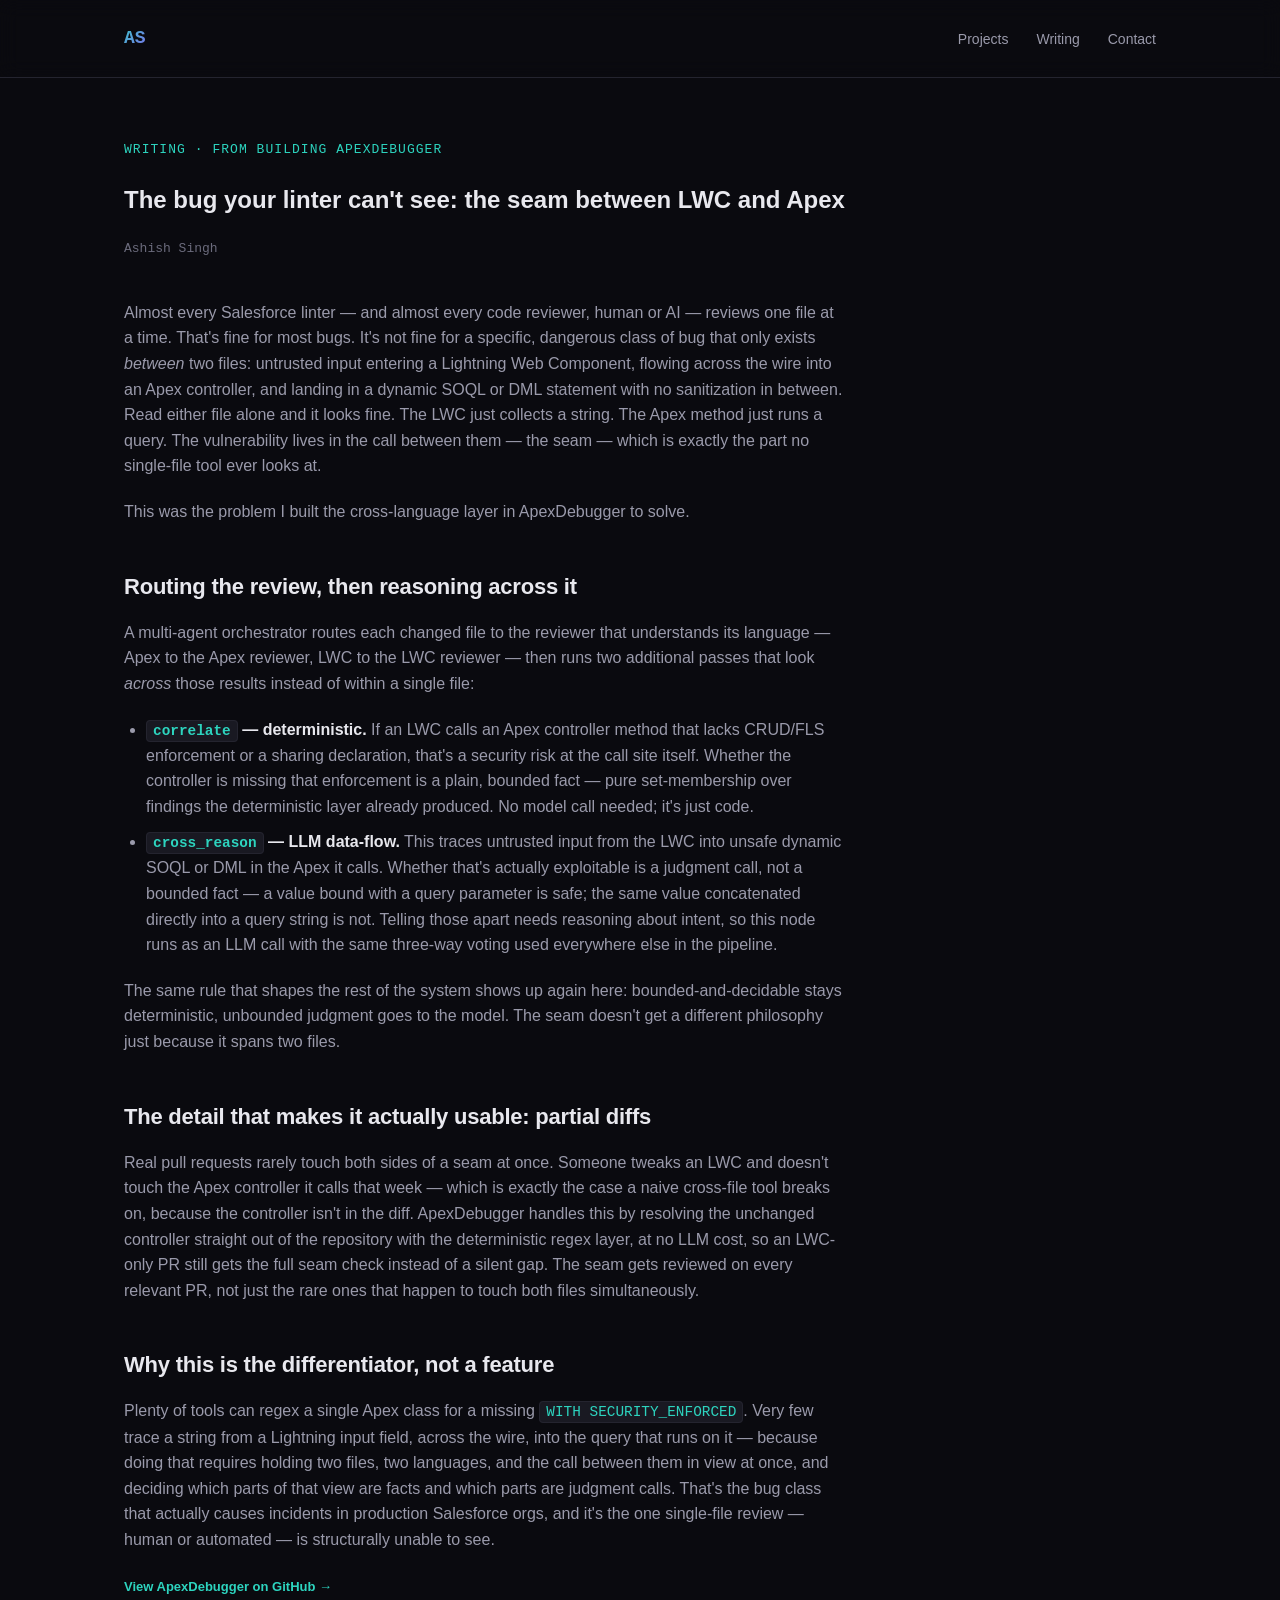
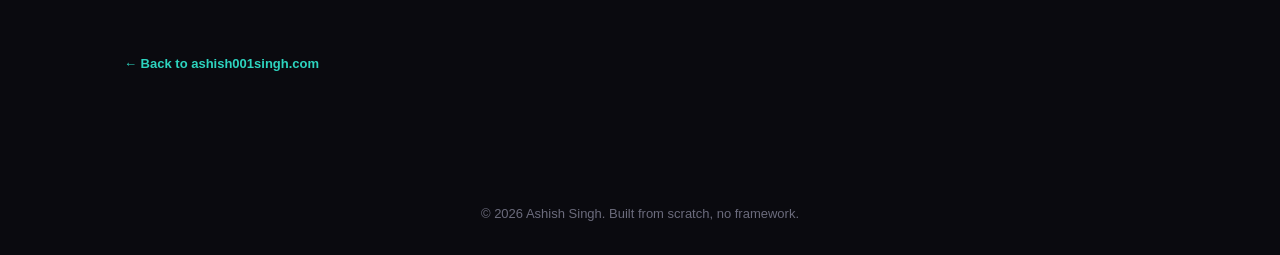
<file: writing/cross-file-reasoning.html>
<!DOCTYPE html>
<html lang="en">
<head>
<meta charset="UTF-8" />
<meta name="viewport" content="width=device-width, initial-scale=1.0" />
<title>The bug your linter can't see — Ashish Singh</title>
<meta name="description" content="Why single-file linters miss injection bugs that live in the seam between an LWC and the Apex controller it calls — and how ApexDebugger traces across the boundary." />
<link rel="canonical" href="https://ashish001singh.com/writing/cross-file-reasoning.html" />
<meta name="theme-color" content="#0a0a0f" />
<link rel="icon" type="image/svg+xml" href="../assets/favicon.svg" />
<link rel="stylesheet" href="../styles.css" />

<meta property="og:type" content="article" />
<meta property="og:url" content="https://ashish001singh.com/writing/cross-file-reasoning.html" />
<meta property="og:title" content="The bug your linter can't see" />
<meta property="og:description" content="Why single-file linters miss injection bugs that live in the seam between an LWC and the Apex controller it calls." />
<meta property="og:image" content="https://ashish001singh.com/assets/og-image.png" />
<meta name="twitter:card" content="summary_large_image" />
</head>
<body>

<nav class="nav">
  <div class="nav-inner">
    <a href="../index.html" class="nav-logo">AS</a>
    <button class="nav-toggle" aria-label="Toggle navigation" aria-expanded="false">&#9776;</button>
    <ul class="nav-links">
      <li><a href="../index.html#projects">Projects</a></li>
      <li><a href="../index.html#writing">Writing</a></li>
      <li><a href="../index.html#contact">Contact</a></li>
    </ul>
  </div>
</nav>

<main>
  <section class="writing-post">
    <div class="container reveal">
      <p class="eyebrow">Writing · From building ApexDebugger</p>
      <h1 class="section-title">The bug your linter can't see: the seam between LWC and Apex</h1>
      <p class="post-meta">Ashish Singh</p>

      <div class="post-body">
        <p>
          Almost every Salesforce linter — and almost every code reviewer, human or AI —
          reviews one file at a time. That's fine for most bugs. It's not fine for a
          specific, dangerous class of bug that only exists <em>between</em> two files:
          untrusted input entering a Lightning Web Component, flowing across the wire
          into an Apex controller, and landing in a dynamic SOQL or DML statement with no
          sanitization in between. Read either file alone and it looks fine. The LWC just
          collects a string. The Apex method just runs a query. The vulnerability lives
          in the call between them — the seam — which is exactly the part no single-file
          tool ever looks at.
        </p>
        <p>
          This was the problem I built the cross-language layer in ApexDebugger to solve.
        </p>

        <h2>Routing the review, then reasoning across it</h2>
        <p>
          A multi-agent orchestrator routes each changed file to the reviewer that
          understands its language — Apex to the Apex reviewer, LWC to the LWC reviewer —
          then runs two additional passes that look <em>across</em> those results instead
          of within a single file:
        </p>
        <ul>
          <li>
            <strong><code>correlate</code> — deterministic.</strong> If an LWC calls an
            Apex controller method that lacks CRUD/FLS enforcement or a sharing
            declaration, that's a security risk at the call site itself. Whether the
            controller is missing that enforcement is a plain, bounded fact — pure
            set-membership over findings the deterministic layer already produced. No
            model call needed; it's just code.
          </li>
          <li>
            <strong><code>cross_reason</code> — LLM data-flow.</strong> This traces
            untrusted input from the LWC into unsafe dynamic SOQL or DML in the Apex it
            calls. Whether that's actually exploitable is a judgment call, not a bounded
            fact — a value bound with a query parameter is safe; the same value
            concatenated directly into a query string is not. Telling those apart needs
            reasoning about intent, so this node runs as an LLM call with the same
            three-way voting used everywhere else in the pipeline.
          </li>
        </ul>
        <p>
          The same rule that shapes the rest of the system shows up again here:
          bounded-and-decidable stays deterministic, unbounded judgment goes to the model.
          The seam doesn't get a different philosophy just because it spans two files.
        </p>

        <h2>The detail that makes it actually usable: partial diffs</h2>
        <p>
          Real pull requests rarely touch both sides of a seam at once. Someone tweaks an
          LWC and doesn't touch the Apex controller it calls that week — which is exactly
          the case a naive cross-file tool breaks on, because the controller isn't in the
          diff. ApexDebugger handles this by resolving the unchanged controller straight
          out of the repository with the deterministic regex layer, at no LLM cost, so an
          LWC-only PR still gets the full seam check instead of a silent gap. The seam
          gets reviewed on every relevant PR, not just the rare ones that happen to touch
          both files simultaneously.
        </p>

        <h2>Why this is the differentiator, not a feature</h2>
        <p>
          Plenty of tools can regex a single Apex class for a missing
          <code>WITH SECURITY_ENFORCED</code>. Very few trace a string from a Lightning
          input field, across the wire, into the query that runs on it — because doing
          that requires holding two files, two languages, and the call between them in
          view at once, and deciding which parts of that view are facts and which parts
          are judgment calls. That's the bug class that actually causes incidents in
          production Salesforce orgs, and it's the one single-file review — human or
          automated — is structurally unable to see.
        </p>

        <p>
          <a class="project-link" href="https://github.com/Ashish001Singh/ApexDebugger" target="_blank" rel="noopener">View ApexDebugger on GitHub →</a>
        </p>
      </div>

      <a class="project-link post-back" href="../index.html#writing">← Back to ashish001singh.com</a>
    </div>
  </section>
</main>

<footer>
  &copy; 2026 Ashish Singh. Built from scratch, no framework.
</footer>

<script src="../script.js"></script>
</body>
</html>
</file>
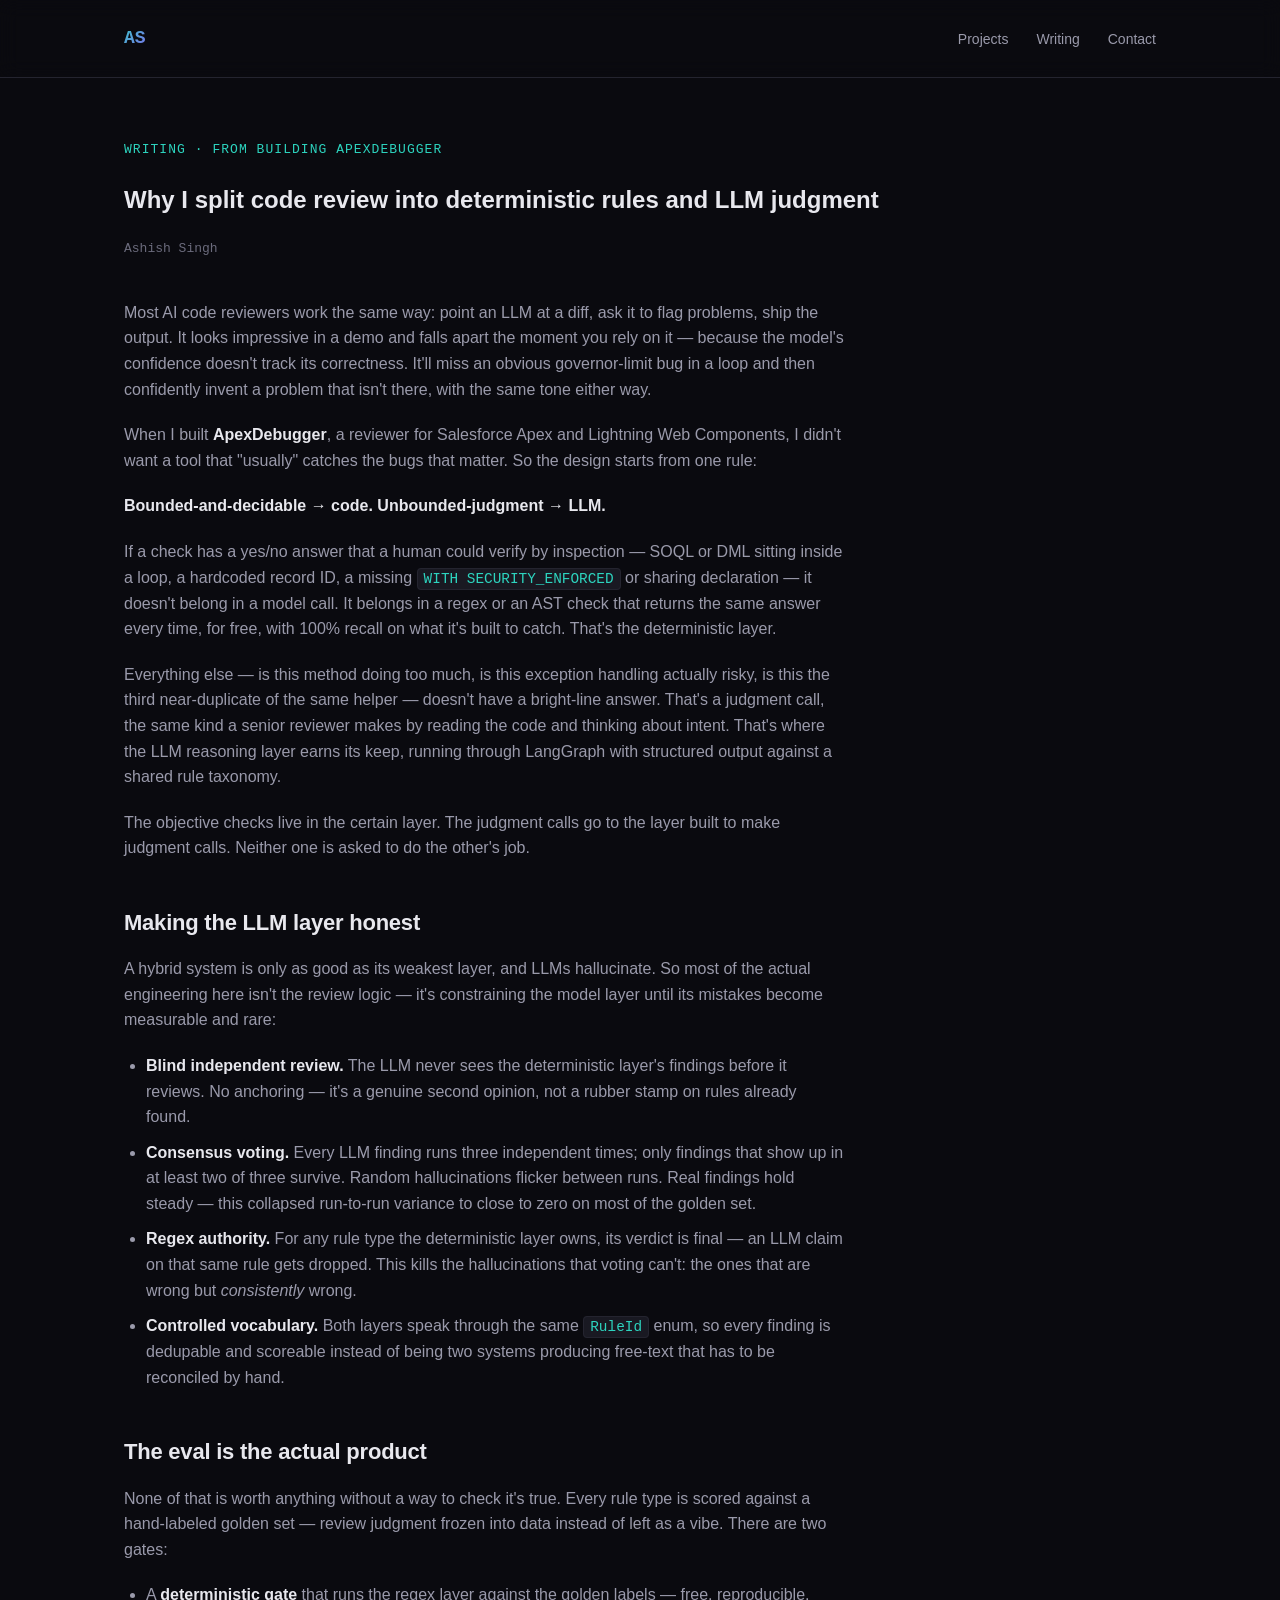
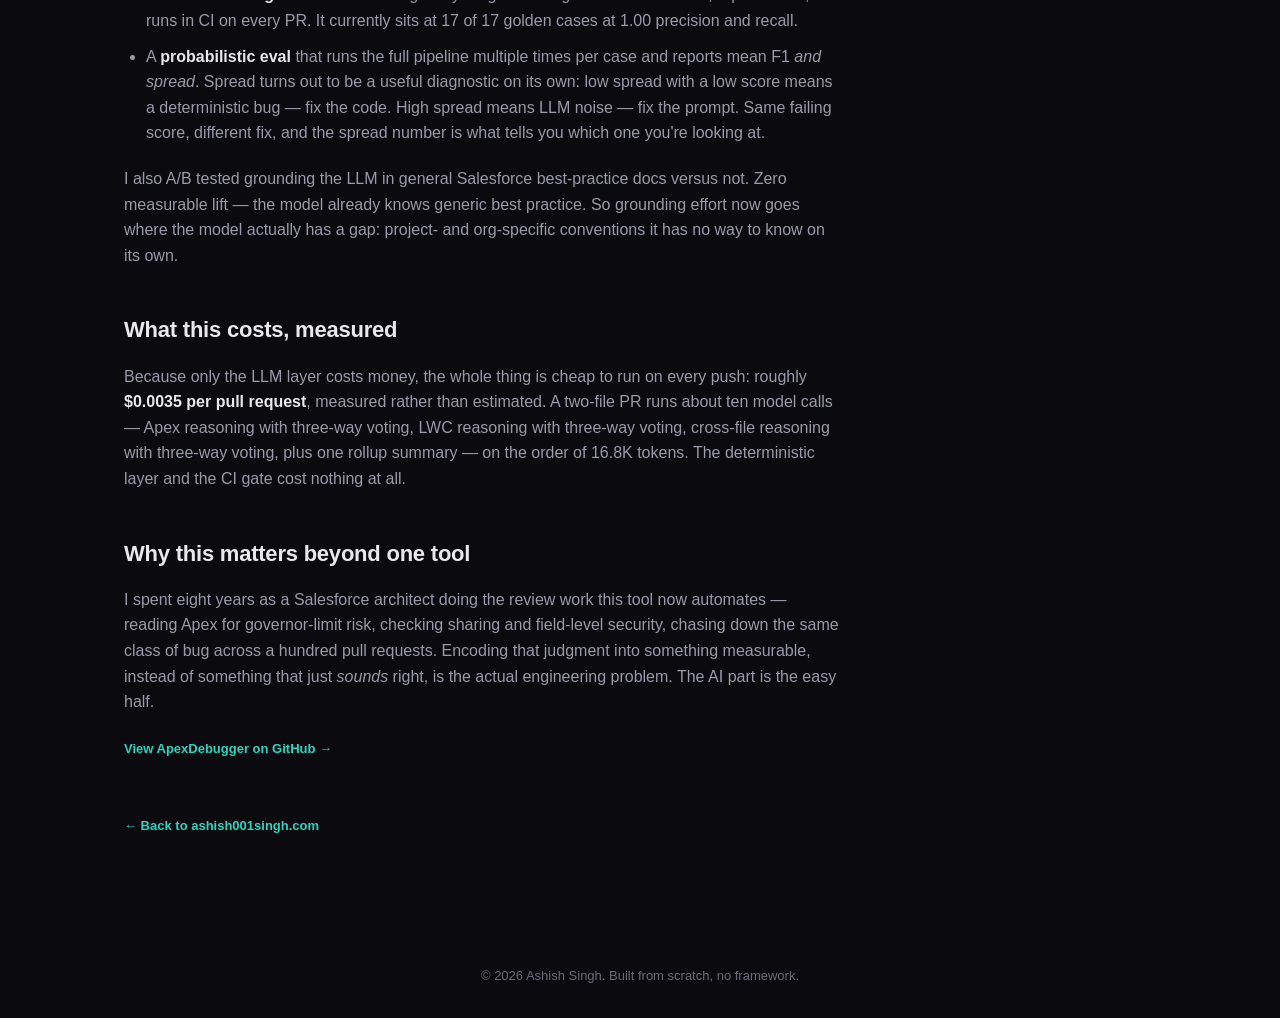
<file: writing/hybrid-ai-code-review.html>
<!DOCTYPE html>
<html lang="en">
<head>
<meta charset="UTF-8" />
<meta name="viewport" content="width=device-width, initial-scale=1.0" />
<title>Why I split code review into rules and judgment — Ashish Singh</title>
<meta name="description" content="Why ApexDebugger uses a deterministic rules engine for what's certain and an LLM for what isn't — and how that split is enforced with a measured eval." />
<link rel="canonical" href="https://ashish001singh.com/writing/hybrid-ai-code-review.html" />
<meta name="theme-color" content="#0a0a0f" />
<link rel="icon" type="image/svg+xml" href="../assets/favicon.svg" />
<link rel="stylesheet" href="../styles.css" />

<meta property="og:type" content="article" />
<meta property="og:url" content="https://ashish001singh.com/writing/hybrid-ai-code-review.html" />
<meta property="og:title" content="Why I split code review into rules and judgment" />
<meta property="og:description" content="Why ApexDebugger uses a deterministic rules engine for what's certain and an LLM for what isn't — and how that split is enforced with a measured eval." />
<meta property="og:image" content="https://ashish001singh.com/assets/og-image.png" />
<meta name="twitter:card" content="summary_large_image" />
</head>
<body>

<nav class="nav">
  <div class="nav-inner">
    <a href="../index.html" class="nav-logo">AS</a>
    <button class="nav-toggle" aria-label="Toggle navigation" aria-expanded="false">&#9776;</button>
    <ul class="nav-links">
      <li><a href="../index.html#projects">Projects</a></li>
      <li><a href="../index.html#writing">Writing</a></li>
      <li><a href="../index.html#contact">Contact</a></li>
    </ul>
  </div>
</nav>

<main>
  <section class="writing-post">
    <div class="container reveal">
      <p class="eyebrow">Writing · From building ApexDebugger</p>
      <h1 class="section-title">Why I split code review into deterministic rules and LLM judgment</h1>
      <p class="post-meta">Ashish Singh</p>

      <div class="post-body">
        <p>
          Most AI code reviewers work the same way: point an LLM at a diff, ask it to
          flag problems, ship the output. It looks impressive in a demo and falls apart
          the moment you rely on it — because the model's confidence doesn't track its
          correctness. It'll miss an obvious governor-limit bug in a loop and then
          confidently invent a problem that isn't there, with the same tone either way.
        </p>
        <p>
          When I built <strong>ApexDebugger</strong>, a reviewer for Salesforce Apex and
          Lightning Web Components, I didn't want a tool that "usually" catches the bugs
          that matter. So the design starts from one rule:
        </p>
        <p><strong>Bounded-and-decidable → code. Unbounded-judgment → LLM.</strong></p>
        <p>
          If a check has a yes/no answer that a human could verify by inspection —
          SOQL or DML sitting inside a loop, a hardcoded record ID, a missing
          <code>WITH SECURITY_ENFORCED</code> or sharing declaration — it doesn't belong
          in a model call. It belongs in a regex or an AST check that returns the same
          answer every time, for free, with 100% recall on what it's built to catch.
          That's the deterministic layer.
        </p>
        <p>
          Everything else — is this method doing too much, is this exception handling
          actually risky, is this the third near-duplicate of the same helper — doesn't
          have a bright-line answer. That's a judgment call, the same kind a senior
          reviewer makes by reading the code and thinking about intent. That's where the
          LLM reasoning layer earns its keep, running through LangGraph with structured
          output against a shared rule taxonomy.
        </p>
        <p>
          The objective checks live in the certain layer. The judgment calls go to the
          layer built to make judgment calls. Neither one is asked to do the other's job.
        </p>

        <h2>Making the LLM layer honest</h2>
        <p>
          A hybrid system is only as good as its weakest layer, and LLMs hallucinate. So
          most of the actual engineering here isn't the review logic — it's constraining
          the model layer until its mistakes become measurable and rare:
        </p>
        <ul>
          <li>
            <strong>Blind independent review.</strong> The LLM never sees the
            deterministic layer's findings before it reviews. No anchoring — it's a
            genuine second opinion, not a rubber stamp on rules already found.
          </li>
          <li>
            <strong>Consensus voting.</strong> Every LLM finding runs three independent
            times; only findings that show up in at least two of three survive. Random
            hallucinations flicker between runs. Real findings hold steady — this
            collapsed run-to-run variance to close to zero on most of the golden set.
          </li>
          <li>
            <strong>Regex authority.</strong> For any rule type the deterministic layer
            owns, its verdict is final — an LLM claim on that same rule gets dropped.
            This kills the hallucinations that voting can't: the ones that are wrong but
            <em>consistently</em> wrong.
          </li>
          <li>
            <strong>Controlled vocabulary.</strong> Both layers speak through the same
            <code>RuleId</code> enum, so every finding is dedupable and scoreable instead
            of being two systems producing free-text that has to be reconciled by hand.
          </li>
        </ul>

        <h2>The eval is the actual product</h2>
        <p>
          None of that is worth anything without a way to check it's true. Every rule
          type is scored against a hand-labeled golden set — review judgment frozen into
          data instead of left as a vibe. There are two gates:
        </p>
        <ul>
          <li>
            A <strong>deterministic gate</strong> that runs the regex layer against the
            golden labels — free, reproducible, runs in CI on every PR. It currently sits
            at 17 of 17 golden cases at 1.00 precision and recall.
          </li>
          <li>
            A <strong>probabilistic eval</strong> that runs the full pipeline multiple
            times per case and reports mean F1 <em>and spread</em>. Spread turns out to be
            a useful diagnostic on its own: low spread with a low score means a
            deterministic bug — fix the code. High spread means LLM noise — fix the
            prompt. Same failing score, different fix, and the spread number is what
            tells you which one you're looking at.
          </li>
        </ul>
        <p>
          I also A/B tested grounding the LLM in general Salesforce best-practice docs
          versus not. Zero measurable lift — the model already knows generic best
          practice. So grounding effort now goes where the model actually has a gap:
          project- and org-specific conventions it has no way to know on its own.
        </p>

        <h2>What this costs, measured</h2>
        <p>
          Because only the LLM layer costs money, the whole thing is cheap to run on
          every push: roughly <strong>$0.0035 per pull request</strong>, measured rather
          than estimated. A two-file PR runs about ten model calls — Apex reasoning with
          three-way voting, LWC reasoning with three-way voting, cross-file reasoning
          with three-way voting, plus one rollup summary — on the order of 16.8K tokens.
          The deterministic layer and the CI gate cost nothing at all.
        </p>

        <h2>Why this matters beyond one tool</h2>
        <p>
          I spent eight years as a Salesforce architect doing the review work this tool
          now automates — reading Apex for governor-limit risk, checking sharing and
          field-level security, chasing down the same class of bug across a hundred pull
          requests. Encoding that judgment into something measurable, instead of
          something that just <em>sounds</em> right, is the actual engineering problem.
          The AI part is the easy half.
        </p>

        <p>
          <a class="project-link" href="https://github.com/Ashish001Singh/ApexDebugger" target="_blank" rel="noopener">View ApexDebugger on GitHub →</a>
        </p>
      </div>

      <a class="project-link post-back" href="../index.html#writing">← Back to ashish001singh.com</a>
    </div>
  </section>
</main>

<footer>
  &copy; 2026 Ashish Singh. Built from scratch, no framework.
</footer>

<script src="../script.js"></script>
</body>
</html>
</file>
<file: styles.css>
/* ===== Design tokens ===== */
:root {
  --bg: #0a0a0f;
  --bg-elev: #121218;
  --bg-elev-2: #191922;
  --border: #24242f;
  --text: #e8e8ee;
  --text-muted: #9a9aab;
  --text-dim: #6b6b7c;
  --accent-1: #2dd4bf;
  --accent-2: #8b5cf6;
  --accent-grad: linear-gradient(135deg, var(--accent-1), var(--accent-2));
  --radius: 12px;
  --max-width: 1080px;
  --font: -apple-system, BlinkMacSystemFont, "Segoe UI", Roboto, Helvetica, Arial, sans-serif;
  --mono: ui-monospace, SFMono-Regular, "SF Mono", Menlo, Consolas, monospace;
}

* { box-sizing: border-box; }
html { scroll-behavior: smooth; }
@media (prefers-reduced-motion: reduce) {
  html { scroll-behavior: auto; }
  * { animation-duration: 0.001ms !important; animation-iteration-count: 1 !important; transition-duration: 0.001ms !important; }
}

body {
  margin: 0;
  background: var(--bg);
  color: var(--text);
  font-family: var(--font);
  line-height: 1.6;
  -webkit-font-smoothing: antialiased;
  overflow-x: hidden;
}

a { color: inherit; text-decoration: none; }
img { max-width: 100%; display: block; }

.container {
  max-width: var(--max-width);
  margin: 0 auto;
  padding: 0 24px;
}

section { padding: 96px 0; border-bottom: 1px solid var(--border); }
section:last-of-type { border-bottom: none; }

.eyebrow {
  font-family: var(--mono);
  font-size: 13px;
  letter-spacing: 0.08em;
  text-transform: uppercase;
  color: var(--accent-1);
  margin: 0 0 12px;
}

h2.section-title {
  font-size: clamp(28px, 4vw, 38px);
  margin: 0 0 40px;
  letter-spacing: -0.01em;
}

/* ===== Nav ===== */
.nav {
  position: fixed;
  top: 0; left: 0; right: 0;
  z-index: 100;
  background: rgba(10, 10, 15, 0.8);
  backdrop-filter: blur(10px);
  border-bottom: 1px solid var(--border);
}
.nav-inner {
  max-width: var(--max-width);
  margin: 0 auto;
  padding: 16px 24px;
  display: flex;
  align-items: center;
  justify-content: space-between;
}
.nav-logo {
  display: inline-flex;
  align-items: center;
  padding: 8px 0;
  font-weight: 700;
  font-family: var(--mono);
  background: var(--accent-grad);
  -webkit-background-clip: text;
  background-clip: text;
  color: transparent;
  font-size: 18px;
}
.nav-links {
  display: flex;
  gap: 28px;
  list-style: none;
  margin: 0;
  padding: 0;
}
.nav-links a {
  font-size: 14px;
  color: var(--text-muted);
  transition: color 0.2s;
  padding: 4px 0;
  border-bottom: 2px solid transparent;
}
.nav-links a:hover,
.nav-links a.active {
  color: var(--text);
  border-bottom-color: var(--accent-1);
}
.nav-toggle {
  display: none;
  background: none;
  border: none;
  color: var(--text);
  font-size: 24px;
  cursor: pointer;
  padding: 10px;
  margin: -10px;
}

@media (max-width: 768px) {
  .nav-toggle { display: block; }
  .nav-links {
    position: absolute;
    top: 100%; left: 0; right: 0;
    background: var(--bg-elev);
    border-bottom: 1px solid var(--border);
    flex-direction: column;
    gap: 0;
    max-height: 0;
    overflow: hidden;
    transition: max-height 0.25s ease;
  }
  .nav-links.open { max-height: 400px; }
  .nav-links li { width: 100%; }
  .nav-links a {
    display: block;
    padding: 14px 24px;
    border-bottom: 1px solid var(--border);
    border-left: 2px solid transparent;
  }
  .nav-links a.active { border-bottom-color: var(--border); border-left-color: var(--accent-1); }

  section { padding: 64px 0; }
  .hero { padding-top: 120px; padding-bottom: 64px; }
  .hero-stats { gap: 28px; }
  .timeline { padding-left: 24px; }
  .timeline-item::before { left: -24px; }
}

/* ===== Hero ===== */
.hero {
  padding: 160px 24px 96px;
  border-bottom: 1px solid var(--border);
  position: relative;
  overflow: hidden;
}
.hero::before {
  content: "";
  position: absolute;
  top: -10%; right: -10%;
  width: 500px; height: 500px;
  background: radial-gradient(circle, rgba(139, 92, 246, 0.15), transparent 70%);
  pointer-events: none;
}
.hero-kicker {
  font-family: var(--mono);
  color: var(--accent-1);
  font-size: 14px;
  margin: 0 0 16px;
}
.hero h1 {
  font-size: clamp(36px, 6vw, 60px);
  line-height: 1.08;
  margin: 0 0 16px;
  letter-spacing: -0.02em;
}
.hero h1 .grad {
  background: var(--accent-grad);
  -webkit-background-clip: text;
  background-clip: text;
  color: transparent;
}
.hero-sub {
  font-size: clamp(16px, 2vw, 19px);
  color: var(--text-muted);
  max-width: 640px;
  margin: 0 0 36px;
}
.hero-stats {
  display: flex;
  gap: 40px;
  flex-wrap: wrap;
  margin-bottom: 40px;
}
.stat .num {
  font-family: var(--mono);
  font-size: 28px;
  font-weight: 700;
  background: var(--accent-grad);
  -webkit-background-clip: text;
  background-clip: text;
  color: transparent;
}
.stat .label {
  font-size: 13px;
  color: var(--text-dim);
  text-transform: uppercase;
  letter-spacing: 0.05em;
}
.hero-cta { display: flex; gap: 16px; flex-wrap: wrap; }

.btn {
  display: inline-flex;
  align-items: center;
  gap: 8px;
  padding: 12px 22px;
  border-radius: 8px;
  font-size: 14px;
  font-weight: 600;
  cursor: pointer;
  border: 1px solid var(--border);
  transition: transform 0.15s, border-color 0.15s, background 0.15s;
}
.btn:hover { transform: translateY(-2px); }
.btn-primary {
  background: var(--accent-grad);
  color: #0a0a0f;
  border: none;
}
.btn-secondary {
  background: var(--bg-elev);
  color: var(--text);
}
.btn-secondary:hover { border-color: var(--accent-1); }

/* ===== Reveal ===== */
.reveal { opacity: 0; transform: translateY(24px); transition: opacity 0.6s ease, transform 0.6s ease; }
.reveal.in-view { opacity: 1; transform: translateY(0); }

/* ===== About ===== */
.about-text { max-width: 720px; color: var(--text-muted); font-size: 17px; }
.about-text p { margin: 0 0 18px; }
.about-text strong { color: var(--text); }

/* ===== Skills ===== */
.skills-grid {
  display: grid;
  grid-template-columns: repeat(auto-fit, minmax(240px, 1fr));
  gap: 24px;
}
.skill-group {
  background: var(--bg-elev);
  border: 1px solid var(--border);
  border-radius: var(--radius);
  padding: 20px;
}
.skill-group h3 {
  font-size: 13px;
  text-transform: uppercase;
  letter-spacing: 0.05em;
  color: var(--accent-1);
  margin: 0 0 14px;
  font-family: var(--mono);
}
.chip-list { display: flex; flex-wrap: wrap; gap: 8px; }
.chip {
  background: var(--bg-elev-2);
  border: 1px solid var(--border);
  border-radius: 999px;
  padding: 5px 12px;
  font-size: 13px;
  color: var(--text-muted);
  max-width: 100%;
  overflow-wrap: break-word;
}

/* ===== Experience timeline ===== */
.timeline { position: relative; padding-left: 32px; }
.timeline::before {
  content: "";
  position: absolute;
  left: 6px; top: 6px; bottom: 6px;
  width: 2px;
  background: var(--border);
}
.timeline-item { position: relative; margin-bottom: 48px; }
.timeline-item:last-child { margin-bottom: 0; }
.timeline-item::before {
  content: "";
  position: absolute;
  left: -32px; top: 4px;
  width: 14px; height: 14px;
  border-radius: 50%;
  background: var(--accent-grad);
  border: 3px solid var(--bg);
}
.timeline-item h3 { margin: 0 0 4px; font-size: 19px; }
.timeline-meta {
  display: flex;
  gap: 12px;
  flex-wrap: wrap;
  align-items: baseline;
  color: var(--text-dim);
  font-size: 13px;
  margin-bottom: 12px;
  font-family: var(--mono);
}
.timeline-meta .company { color: var(--accent-1); }
.timeline-item ul { margin: 0; padding-left: 20px; color: var(--text-muted); }
.timeline-item li { margin-bottom: 6px; }
.lead-achievement {
  margin: 0 0 10px;
  padding-left: 14px;
  border-left: 2px solid var(--accent-1);
  color: var(--text);
  font-size: 15px;
}
.timeline-item details { margin-top: 4px; }
.timeline-item summary {
  cursor: pointer;
  color: var(--text-dim);
  font-size: 13px;
  font-family: var(--mono);
  text-transform: uppercase;
  letter-spacing: 0.05em;
  margin-bottom: 10px;
  padding: 12px 0;
}
.timeline-item summary:hover { color: var(--accent-1); }
.timeline-item details ul { margin-top: 10px; }

/* ===== Projects ===== */
.project-grid {
  display: grid;
  grid-template-columns: repeat(auto-fit, minmax(280px, 1fr));
  gap: 24px;
}
.project-card {
  background: var(--bg-elev);
  border: 1px solid var(--border);
  border-radius: var(--radius);
  padding: 24px;
  display: flex;
  flex-direction: column;
  transition: border-color 0.2s, transform 0.2s;
}
.project-card:hover { border-color: var(--accent-1); transform: translateY(-4px); }
.project-card.featured {
  grid-column: 1 / -1;
  background: linear-gradient(135deg, rgba(45, 212, 191, 0.06), rgba(139, 92, 246, 0.06));
  border-color: rgba(139, 92, 246, 0.3);
}
.project-card-head {
  display: flex;
  justify-content: space-between;
  align-items: start;
  gap: 12px;
  margin-bottom: 10px;
}
.project-card h3 { margin: 0; font-size: 18px; min-width: 0; }
.project-card .badge {
  font-family: var(--mono);
  font-size: 11px;
  color: var(--accent-1);
  border: 1px solid var(--border);
  padding: 3px 8px;
  border-radius: 999px;
  white-space: nowrap;
  flex-shrink: 0;
}
.project-card p { color: var(--text-muted); font-size: 14px; margin: 0 0 16px; flex-grow: 1; }
.arch-diagram {
  width: 100%;
  height: auto;
  margin: 4px 0 16px;
  cursor: zoom-in;
  border-radius: 8px;
  transition: opacity 0.15s, box-shadow 0.15s;
}
.arch-diagram:hover { opacity: 0.85; box-shadow: 0 0 0 1px var(--accent-1); }

/* ===== Lightbox ===== */
.lightbox-overlay {
  position: fixed;
  inset: 0;
  z-index: 300;
  display: flex;
  align-items: center;
  justify-content: center;
  padding: 32px;
  background: rgba(6, 6, 10, 0.94);
  opacity: 0;
  pointer-events: none;
  transition: opacity 0.2s ease;
}
.lightbox-overlay.open { opacity: 1; pointer-events: auto; }
.lightbox-content {
  cursor: default;
  line-height: 0;
  max-width: 100%;
  max-height: 90vh;
  overflow: auto;
  -webkit-overflow-scrolling: touch;
}
.lightbox-content svg {
  display: block;
  width: min(1200px, 90vw);
  height: auto;
  background: var(--bg-elev);
  border: 1px solid var(--border);
  border-radius: var(--radius);
  padding: 24px;
}
@media (max-width: 640px) {
  .lightbox-overlay { padding: 16px 12px; align-items: flex-start; padding-top: 56px; }
  .lightbox-content svg { width: 640px; max-width: none; }
}
.lightbox-close {
  position: absolute;
  top: 20px;
  right: 24px;
  width: 44px;
  height: 44px;
  display: flex;
  align-items: center;
  justify-content: center;
  background: var(--bg-elev);
  border: 1px solid var(--border);
  border-radius: 50%;
  color: var(--text);
  font-size: 22px;
  line-height: 1;
  cursor: pointer;
}
.lightbox-close:hover { border-color: var(--accent-1); color: var(--accent-1); }
.project-tags { display: flex; gap: 6px; flex-wrap: wrap; margin-bottom: 16px; }
.project-tags .tag {
  font-size: 11px;
  color: var(--text-dim);
  background: var(--bg-elev-2);
  padding: 3px 9px;
  border-radius: 999px;
  max-width: 100%;
  overflow-wrap: break-word;
}
.project-link {
  font-size: 13px;
  font-weight: 600;
  color: var(--accent-1);
  display: inline-flex;
  align-items: center;
  gap: 6px;
  padding: 12px 0;
  margin: -12px 0;
}
.project-link:hover { text-decoration: underline; }
.project-note { font-size: 12.5px; color: var(--text-dim); font-style: italic; margin: 0; }

/* ===== Certifications ===== */
.cert-tier { margin-bottom: 28px; }
.cert-tier:last-child { margin-bottom: 0; }
.cert-tier h3 {
  font-size: 13px;
  text-transform: uppercase;
  letter-spacing: 0.05em;
  color: var(--accent-1);
  margin: 0 0 14px;
  font-family: var(--mono);
}
.cert-grid {
  display: grid;
  grid-template-columns: repeat(auto-fit, minmax(220px, 1fr));
  gap: 16px;
}
.cert-card-featured {
  border-image: var(--accent-grad) 1;
  border-width: 1.5px;
  font-weight: 600;
}
.cert-card {
  background: var(--bg-elev);
  border: 1px solid var(--border);
  border-radius: var(--radius);
  padding: 18px;
  display: flex;
  align-items: center;
  gap: 12px;
  font-size: 14px;
}
.cert-card .cert-icon {
  width: 32px; height: 32px;
  flex-shrink: 0;
  border-radius: 8px;
  background: var(--accent-grad);
  display: flex;
  align-items: center;
  justify-content: center;
  font-size: 15px;
  color: #0a0a0f;
  font-weight: 700;
}
/* ===== Contact ===== */
.contact-inner { text-align: center; }
.contact-inner p { color: var(--text-muted); max-width: 480px; margin: 0 auto 32px; }
.contact-links { display: flex; gap: 16px; justify-content: center; flex-wrap: wrap; }

footer {
  padding: 32px 24px;
  text-align: center;
  color: var(--text-dim);
  font-size: 13px;
}

/* ===== Writing / post pages ===== */
.writing-post { padding-top: 140px; }
.post-meta {
  font-family: var(--mono);
  font-size: 13px;
  color: var(--text-dim);
  margin: 0 0 40px;
}
.post-body { max-width: 720px; color: var(--text-muted); font-size: 16px; }
.post-body p { margin: 0 0 20px; }
.post-body h2 {
  color: var(--text);
  font-size: 22px;
  margin: 44px 0 16px;
  letter-spacing: -0.01em;
}
.post-body ul { margin: 0 0 20px; padding-left: 22px; }
.post-body li { margin-bottom: 10px; }
.post-body strong { color: var(--text); }
.post-body code {
  font-family: var(--mono);
  font-size: 0.9em;
  background: var(--bg-elev-2);
  border: 1px solid var(--border);
  border-radius: 4px;
  padding: 2px 6px;
  color: var(--accent-1);
}
.post-back { display: inline-block; margin-top: 24px; }
</file>
